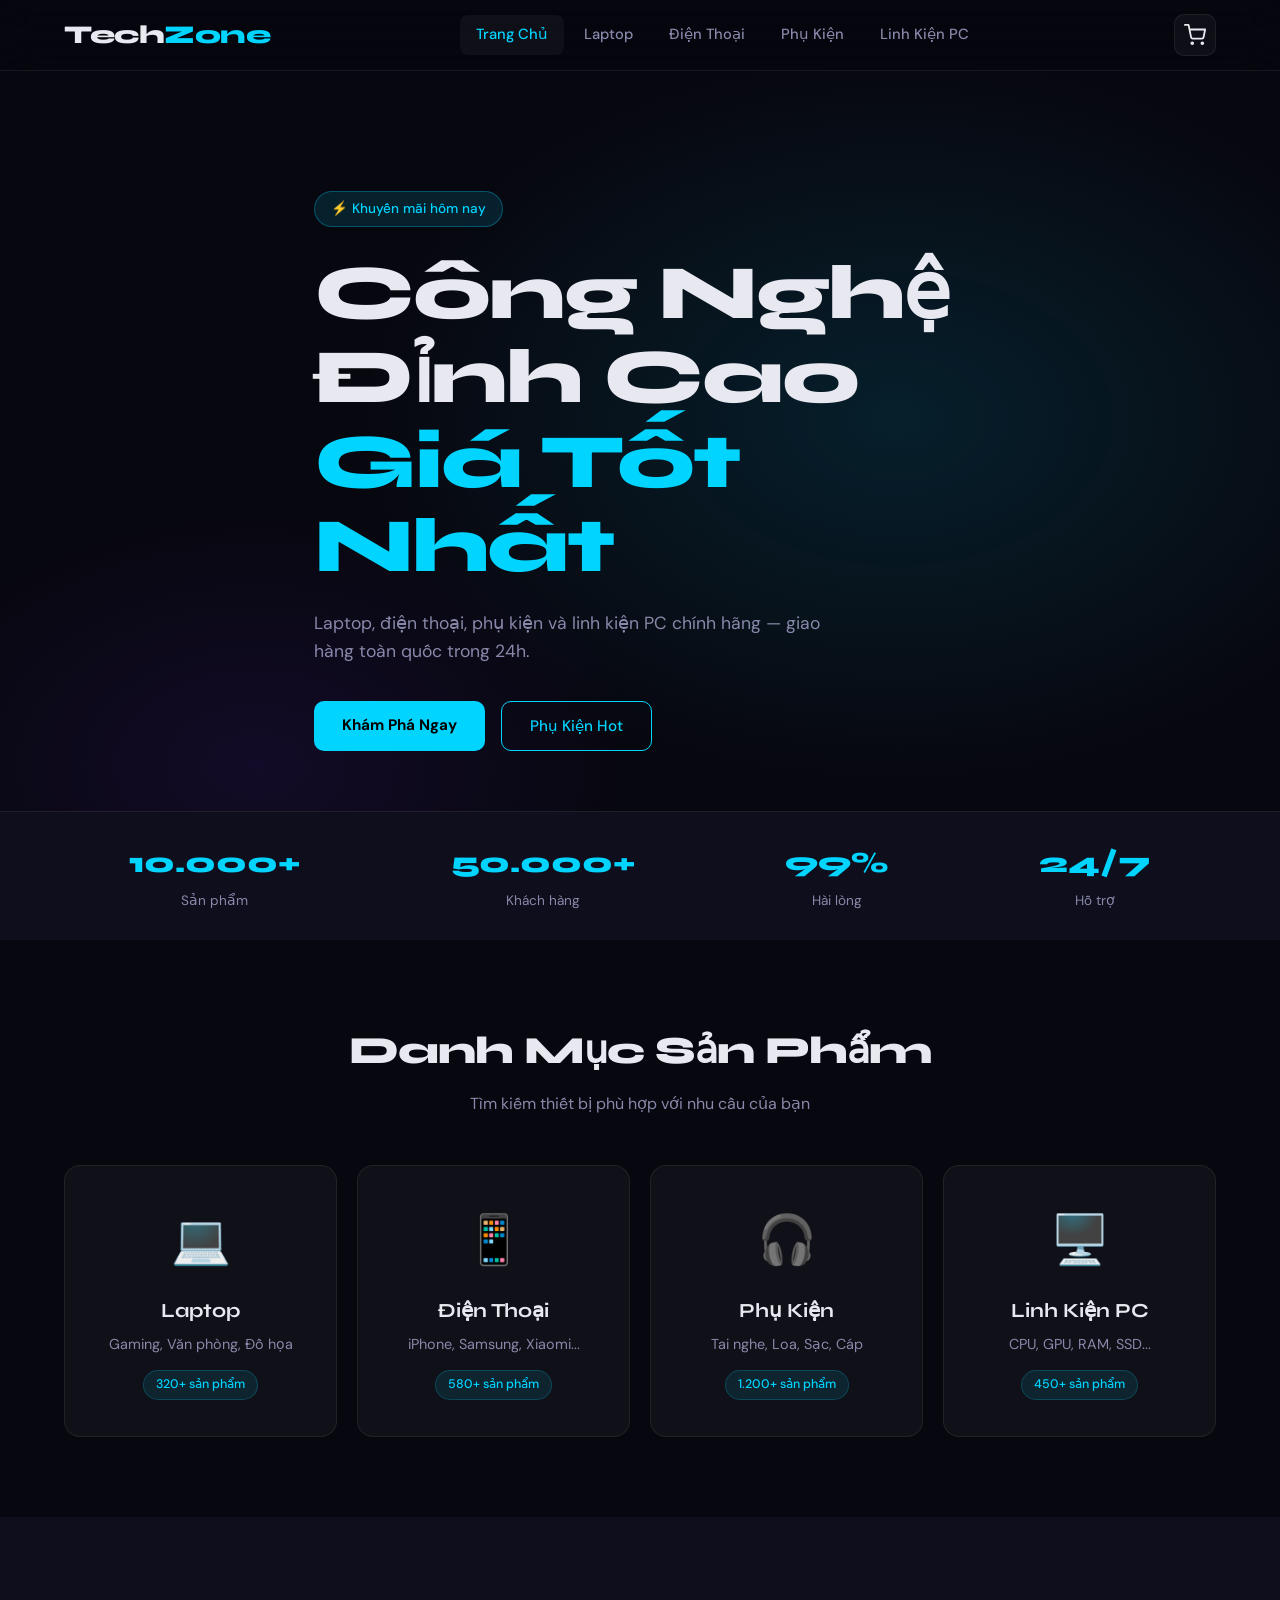
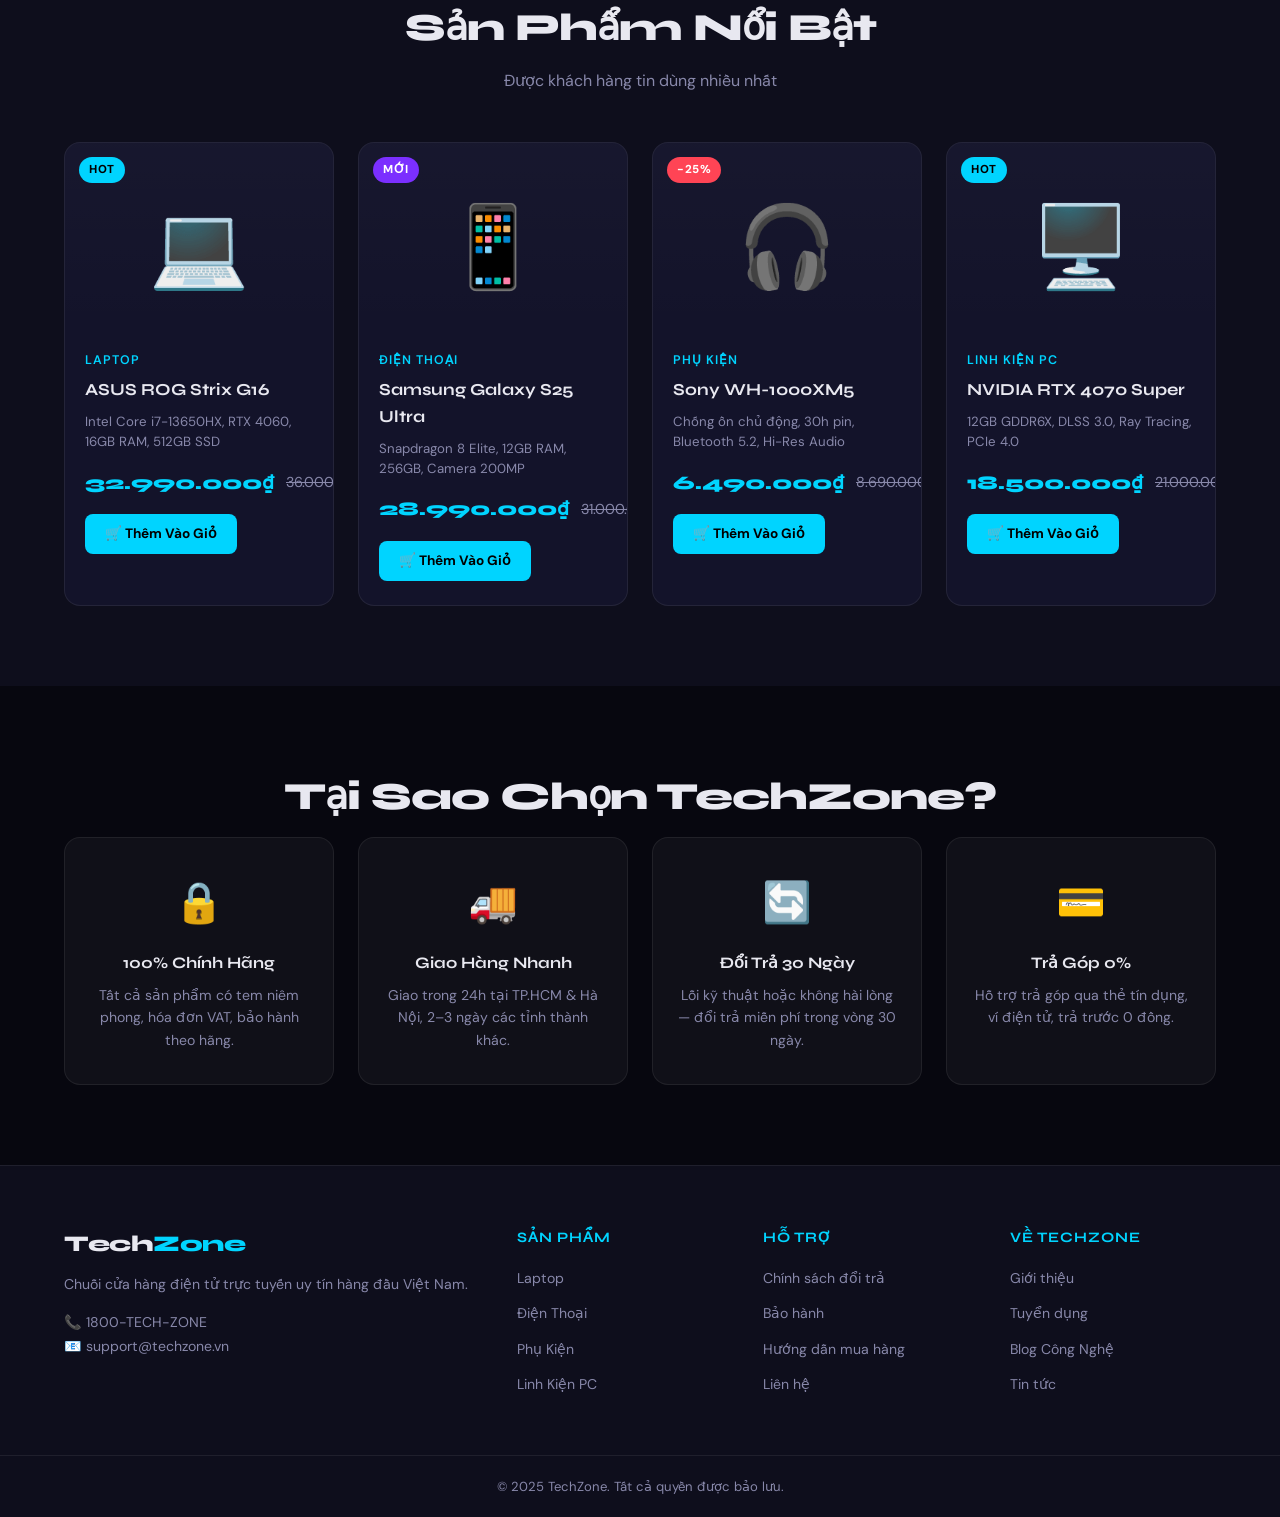
<file: index.html>
<!DOCTYPE html>
<html lang="vi">
<head>
  <meta charset="UTF-8" />
  <meta name="viewport" content="width=device-width, initial-scale=1.0" />
  <title>TechZone – Thiết Bị Điện Tử Chính Hãng | Laptop, Điện Thoại, Phụ Kiện</title>
  <meta name="description" content="TechZone – Cửa hàng điện tử trực tuyến uy tín. Mua laptop, điện thoại, tai nghe, loa, linh kiện PC chính hãng, giá tốt, giao hàng nhanh toàn quốc." />
  <meta name="keywords" content="mua laptop giá rẻ, điện thoại chính hãng, phụ kiện điện tử, linh kiện PC, tai nghe, loa bluetooth, sạc dự phòng" />
  <meta name="robots" content="index, follow" />
  <link rel="canonical" href="https://techzone.com/index.html" />
  <!-- Open Graph -->
  <meta property="og:title" content="TechZone – Thiết Bị Điện Tử Chính Hãng" />
  <meta property="og:description" content="Mua laptop, điện thoại, phụ kiện và linh kiện PC chính hãng tại TechZone." />
  <meta property="og:type" content="website" />
  <link rel="preconnect" href="https://fonts.googleapis.com" />
  <link rel="preconnect" href="https://fonts.gstatic.com" crossorigin />
  <link href="https://fonts.googleapis.com/css2?family=Syne:wght@400;600;700;800&family=DM+Sans:wght@300;400;500&display=swap" rel="stylesheet" />
  <link rel="stylesheet" href="style.css" />
</head>
<body>

  <!-- HEADER -->
  <header class="header">
    <div class="container header-inner">
      <a href="index.html" class="logo">Tech<span>Zone</span></a>
      <nav class="nav" id="nav">
        <a href="index.html" class="nav-link active">Trang Chủ</a>
        <a href="laptop.html" class="nav-link">Laptop</a>
        <a href="dien-thoai.html" class="nav-link">Điện Thoại</a>
        <a href="phu-kien.html" class="nav-link">Phụ Kiện</a>
        <a href="linh-kien-pc.html" class="nav-link">Linh Kiện PC</a>
      </nav>
      <button class="hamburger" id="hamburger" aria-label="Menu">&#9776;</button>
    </div>
  </header>

  <!-- HERO -->
  <section class="hero">
    <div class="hero-bg"></div>
    <div class="container hero-content">
      <p class="hero-tag">⚡ Khuyến mãi hôm nay</p>
      <h1 class="hero-title">Công Nghệ Đỉnh Cao<br /><span>Giá Tốt Nhất</span></h1>
      <p class="hero-sub">Laptop, điện thoại, phụ kiện và linh kiện PC chính hãng — giao hàng toàn quốc trong 24h.</p>
      <div class="hero-cta">
        <a href="laptop.html" class="btn btn-primary">Khám Phá Ngay</a>
        <a href="phu-kien.html" class="btn btn-outline">Phụ Kiện Hot</a>
      </div>
    </div>
    <div class="hero-stats">
      <div class="container stats-row">
        <div class="stat"><span class="stat-num">10.000+</span><span class="stat-label">Sản phẩm</span></div>
        <div class="stat"><span class="stat-num">50.000+</span><span class="stat-label">Khách hàng</span></div>
        <div class="stat"><span class="stat-num">99%</span><span class="stat-label">Hài lòng</span></div>
        <div class="stat"><span class="stat-num">24/7</span><span class="stat-label">Hỗ trợ</span></div>
      </div>
    </div>
  </section>

  <!-- CATEGORIES -->
  <section class="section">
    <div class="container">
      <h2 class="section-title">Danh Mục Sản Phẩm</h2>
      <p class="section-sub">Tìm kiếm thiết bị phù hợp với nhu cầu của bạn</p>
      <div class="categories-grid">
        <a href="laptop.html" class="cat-card cat-laptop">
          <div class="cat-icon">💻</div>
          <h3>Laptop</h3>
          <p>Gaming, Văn phòng, Đồ họa</p>
          <span class="cat-count">320+ sản phẩm</span>
        </a>
        <a href="dien-thoai.html" class="cat-card cat-phone">
          <div class="cat-icon">📱</div>
          <h3>Điện Thoại</h3>
          <p>iPhone, Samsung, Xiaomi...</p>
          <span class="cat-count">580+ sản phẩm</span>
        </a>
        <a href="phu-kien.html" class="cat-card cat-acc">
          <div class="cat-icon">🎧</div>
          <h3>Phụ Kiện</h3>
          <p>Tai nghe, Loa, Sạc, Cáp</p>
          <span class="cat-count">1.200+ sản phẩm</span>
        </a>
        <a href="linh-kien-pc.html" class="cat-card cat-pc">
          <div class="cat-icon">🖥️</div>
          <h3>Linh Kiện PC</h3>
          <p>CPU, GPU, RAM, SSD...</p>
          <span class="cat-count">450+ sản phẩm</span>
        </a>
      </div>
    </div>
  </section>

  <!-- FEATURED PRODUCTS -->
  <section class="section section-dark">
    <div class="container">
      <h2 class="section-title">Sản Phẩm Nổi Bật</h2>
      <p class="section-sub">Được khách hàng tin dùng nhiều nhất</p>
      <div class="products-grid">

        <article class="product-card">
          <div class="product-badge">HOT</div>
          <div class="product-img">💻</div>
          <div class="product-info">
            <p class="product-cat">Laptop</p>
            <h3 class="product-name">ASUS ROG Strix G16</h3>
            <p class="product-desc">Intel Core i7-13650HX, RTX 4060, 16GB RAM, 512GB SSD</p>
            <div class="product-price">
              <span class="price-new">32.990.000₫</span>
              <span class="price-old">36.000.000₫</span>
            </div>
            <a href="#" class="btn btn-sm" data-product-id="idx-rog-g16" data-product-name="ASUS ROG Strix G16" data-product-price="32990000" data-product-cat="Laptop Gaming" data-product-emoji="💻">🛒 Thêm Vào Giỏ</a>
          </div>
        </article>

        <article class="product-card">
          <div class="product-badge new">MỚI</div>
          <div class="product-img">📱</div>
          <div class="product-info">
            <p class="product-cat">Điện Thoại</p>
            <h3 class="product-name">Samsung Galaxy S25 Ultra</h3>
            <p class="product-desc">Snapdragon 8 Elite, 12GB RAM, 256GB, Camera 200MP</p>
            <div class="product-price">
              <span class="price-new">28.990.000₫</span>
              <span class="price-old">31.000.000₫</span>
            </div>
            <a href="#" class="btn btn-sm" data-product-id="idx-s25u" data-product-name="Samsung Galaxy S25 Ultra" data-product-price="28990000" data-product-cat="Điện Thoại" data-product-emoji="📱">🛒 Thêm Vào Giỏ</a>
          </div>
        </article>

        <article class="product-card">
          <div class="product-badge sale">-25%</div>
          <div class="product-img">🎧</div>
          <div class="product-info">
            <p class="product-cat">Phụ Kiện</p>
            <h3 class="product-name">Sony WH-1000XM5</h3>
            <p class="product-desc">Chống ồn chủ động, 30h pin, Bluetooth 5.2, Hi-Res Audio</p>
            <div class="product-price">
              <span class="price-new">6.490.000₫</span>
              <span class="price-old">8.690.000₫</span>
            </div>
            <a href="#" class="btn btn-sm" data-product-id="idx-sony-xm5" data-product-name="Sony WH-1000XM5" data-product-price="6490000" data-product-cat="Tai Nghe" data-product-emoji="🎧">🛒 Thêm Vào Giỏ</a>
          </div>
        </article>

        <article class="product-card">
          <div class="product-badge">HOT</div>
          <div class="product-img">🖥️</div>
          <div class="product-info">
            <p class="product-cat">Linh Kiện PC</p>
            <h3 class="product-name">NVIDIA RTX 4070 Super</h3>
            <p class="product-desc">12GB GDDR6X, DLSS 3.0, Ray Tracing, PCIe 4.0</p>
            <div class="product-price">
              <span class="price-new">18.500.000₫</span>
              <span class="price-old">21.000.000₫</span>
            </div>
            <a href="#" class="btn btn-sm" data-product-id="idx-rtx4070s" data-product-name="NVIDIA RTX 4070 Super" data-product-price="18500000" data-product-cat="GPU" data-product-emoji="🎮">🛒 Thêm Vào Giỏ</a>
          </div>
        </article>

      </div>
    </div>
  </section>

  <!-- WHY US -->
  <section class="section">
    <div class="container">
      <h2 class="section-title">Tại Sao Chọn TechZone?</h2>
      <div class="features-grid">
        <div class="feature">
          <div class="feature-icon">🔒</div>
          <h3>100% Chính Hãng</h3>
          <p>Tất cả sản phẩm có tem niêm phong, hóa đơn VAT, bảo hành theo hãng.</p>
        </div>
        <div class="feature">
          <div class="feature-icon">🚚</div>
          <h3>Giao Hàng Nhanh</h3>
          <p>Giao trong 24h tại TP.HCM & Hà Nội, 2–3 ngày các tỉnh thành khác.</p>
        </div>
        <div class="feature">
          <div class="feature-icon">🔄</div>
          <h3>Đổi Trả 30 Ngày</h3>
          <p>Lỗi kỹ thuật hoặc không hài lòng — đổi trả miễn phí trong vòng 30 ngày.</p>
        </div>
        <div class="feature">
          <div class="feature-icon">💳</div>
          <h3>Trả Góp 0%</h3>
          <p>Hỗ trợ trả góp qua thẻ tín dụng, ví điện tử, trả trước 0 đồng.</p>
        </div>
      </div>
    </div>
  </section>

  <!-- FOOTER -->
  <footer class="footer">
    <div class="container footer-grid">
      <div class="footer-brand">
        <a href="index.html" class="logo">Tech<span>Zone</span></a>
        <p>Chuỗi cửa hàng điện tử trực tuyến uy tín hàng đầu Việt Nam.</p>
        <p class="footer-contact">📞 1800-TECH-ZONE<br />📧 support@techzone.vn</p>
      </div>
      <div class="footer-links">
        <h4>Sản Phẩm</h4>
        <ul>
          <li><a href="laptop.html">Laptop</a></li>
          <li><a href="dien-thoai.html">Điện Thoại</a></li>
          <li><a href="phu-kien.html">Phụ Kiện</a></li>
          <li><a href="linh-kien-pc.html">Linh Kiện PC</a></li>
        </ul>
      </div>
      <div class="footer-links">
        <h4>Hỗ Trợ</h4>
        <ul>
          <li><a href="#">Chính sách đổi trả</a></li>
          <li><a href="#">Bảo hành</a></li>
          <li><a href="#">Hướng dẫn mua hàng</a></li>
          <li><a href="#">Liên hệ</a></li>
        </ul>
      </div>
      <div class="footer-links">
        <h4>Về TechZone</h4>
        <ul>
          <li><a href="#">Giới thiệu</a></li>
          <li><a href="#">Tuyển dụng</a></li>
          <li><a href="blog/top-5-laptop-gaming-tot-nhat-2025.html">Blog Công Nghệ</a></li>
          <li><a href="#">Tin tức</a></li>
        </ul>
      </div>
    </div>
    <div class="footer-bottom">
      <div class="container">
        <p>© 2025 TechZone. Tất cả quyền được bảo lưu.</p>
      </div>
    </div>
  </footer>

  <script src="script.js"></script>
</body>
</html>
</file>
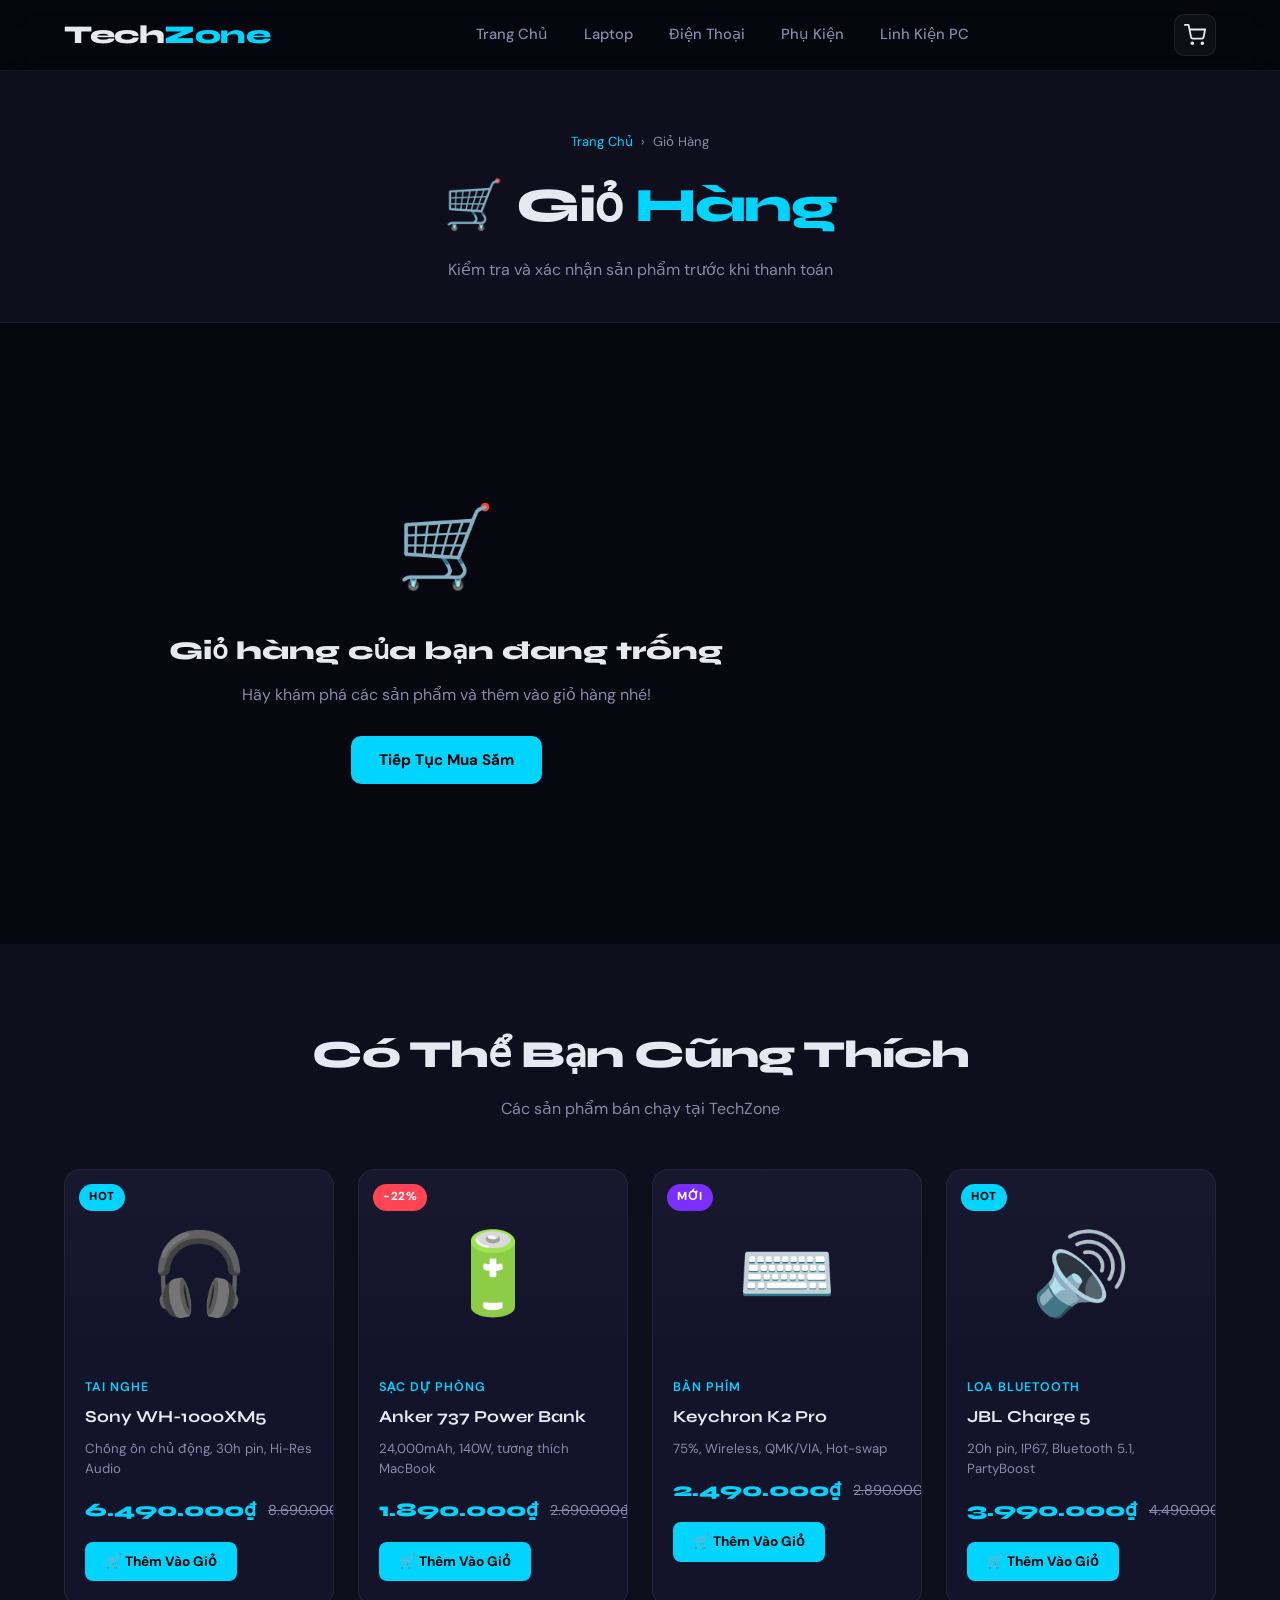
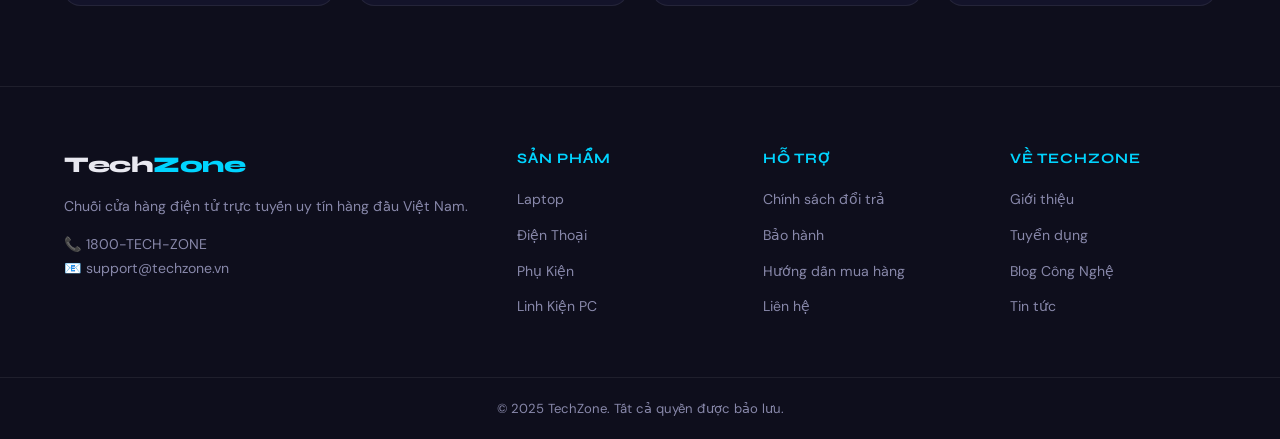
<file: cart.html>
<!DOCTYPE html>
<html lang="vi">
<head>
  <meta charset="UTF-8" />
  <meta name="viewport" content="width=device-width, initial-scale=1.0" />
  <title>Giỏ Hàng – TechZone</title>
  <meta name="robots" content="noindex, nofollow" />
  <link rel="preconnect" href="https://fonts.googleapis.com" />
  <link rel="preconnect" href="https://fonts.gstatic.com" crossorigin />
  <link href="https://fonts.googleapis.com/css2?family=Syne:wght@400;600;700;800&family=DM+Sans:wght@300;400;500&display=swap" rel="stylesheet" />
  <link rel="stylesheet" href="style.css" />
</head>
<body>

  <header class="header">
    <div class="container header-inner">
      <a href="index.html" class="logo">Tech<span>Zone</span></a>
      <nav class="nav" id="nav">
        <a href="index.html" class="nav-link">Trang Chủ</a>
        <a href="laptop.html" class="nav-link">Laptop</a>
        <a href="dien-thoai.html" class="nav-link">Điện Thoại</a>
        <a href="phu-kien.html" class="nav-link">Phụ Kiện</a>
        <a href="linh-kien-pc.html" class="nav-link">Linh Kiện PC</a>
      </nav>
      <button class="hamburger" id="hamburger" aria-label="Menu">&#9776;</button>
    </div>
  </header>

  <section class="page-hero">
    <div class="container">
      <nav class="breadcrumb" aria-label="Breadcrumb">
        <a href="index.html">Trang Chủ</a> › <span>Giỏ Hàng</span>
      </nav>
      <h1>🛒 Giỏ <span>Hàng</span></h1>
      <p>Kiểm tra và xác nhận sản phẩm trước khi thanh toán</p>
    </div>
  </section>

  <section class="section">
    <div class="container">
      <div class="cart-layout">

        <!-- Cart Items -->
        <div>
          <div id="cart-items-container">
            <!-- Rendered by JS -->
          </div>
        </div>

        <!-- Summary -->
        <div id="cart-summary">
          <!-- Rendered by JS -->
        </div>

      </div>
    </div>
  </section>

  <!-- You Might Also Like -->
  <section class="section section-dark">
    <div class="container">
      <h2 class="section-title">Có Thể Bạn Cũng Thích</h2>
      <p class="section-sub">Các sản phẩm bán chạy tại TechZone</p>
      <div class="products-grid">

        <article class="product-card">
          <div class="product-badge">HOT</div>
          <div class="product-img">🎧</div>
          <div class="product-info">
            <p class="product-cat">Tai Nghe</p>
            <h3 class="product-name">Sony WH-1000XM5</h3>
            <p class="product-desc">Chống ồn chủ động, 30h pin, Hi-Res Audio</p>
            <div class="product-price">
              <span class="price-new">6.490.000₫</span>
              <span class="price-old">8.690.000₫</span>
            </div>
            <a href="#" class="btn btn-sm"
               data-product-id="pk-sony-xm5"
               data-product-name="Sony WH-1000XM5"
               data-product-price="6490000"
               data-product-cat="Tai Nghe"
               data-product-emoji="🎧">🛒 Thêm Vào Giỏ</a>
          </div>
        </article>

        <article class="product-card">
          <div class="product-badge sale">-22%</div>
          <div class="product-img">🔋</div>
          <div class="product-info">
            <p class="product-cat">Sạc Dự Phòng</p>
            <h3 class="product-name">Anker 737 Power Bank</h3>
            <p class="product-desc">24,000mAh, 140W, tương thích MacBook</p>
            <div class="product-price">
              <span class="price-new">1.890.000₫</span>
              <span class="price-old">2.690.000₫</span>
            </div>
            <a href="#" class="btn btn-sm"
               data-product-id="pk-anker737"
               data-product-name="Anker 737 Power Bank"
               data-product-price="1890000"
               data-product-cat="Sạc Dự Phòng"
               data-product-emoji="🔋">🛒 Thêm Vào Giỏ</a>
          </div>
        </article>

        <article class="product-card">
          <div class="product-badge new">MỚI</div>
          <div class="product-img">⌨️</div>
          <div class="product-info">
            <p class="product-cat">Bàn Phím</p>
            <h3 class="product-name">Keychron K2 Pro</h3>
            <p class="product-desc">75%, Wireless, QMK/VIA, Hot-swap</p>
            <div class="product-price">
              <span class="price-new">2.490.000₫</span>
              <span class="price-old">2.890.000₫</span>
            </div>
            <a href="#" class="btn btn-sm"
               data-product-id="pk-keychron-k2"
               data-product-name="Keychron K2 Pro"
               data-product-price="2490000"
               data-product-cat="Bàn Phím Cơ"
               data-product-emoji="⌨️">🛒 Thêm Vào Giỏ</a>
          </div>
        </article>

        <article class="product-card">
          <div class="product-badge">HOT</div>
          <div class="product-img">🔊</div>
          <div class="product-info">
            <p class="product-cat">Loa Bluetooth</p>
            <h3 class="product-name">JBL Charge 5</h3>
            <p class="product-desc">20h pin, IP67, Bluetooth 5.1, PartyBoost</p>
            <div class="product-price">
              <span class="price-new">3.990.000₫</span>
              <span class="price-old">4.490.000₫</span>
            </div>
            <a href="#" class="btn btn-sm"
               data-product-id="pk-jbl-c5"
               data-product-name="JBL Charge 5"
               data-product-price="3990000"
               data-product-cat="Loa Bluetooth"
               data-product-emoji="🔊">🛒 Thêm Vào Giỏ</a>
          </div>
        </article>

      </div>
    </div>
  </section>

  <footer class="footer">
    <div class="container footer-grid">
      <div class="footer-brand">
        <a href="index.html" class="logo">Tech<span>Zone</span></a>
        <p>Chuỗi cửa hàng điện tử trực tuyến uy tín hàng đầu Việt Nam.</p>
        <p class="footer-contact">📞 1800-TECH-ZONE<br />📧 support@techzone.vn</p>
      </div>
      <div class="footer-links">
        <h4>Sản Phẩm</h4>
        <ul>
          <li><a href="laptop.html">Laptop</a></li>
          <li><a href="dien-thoai.html">Điện Thoại</a></li>
          <li><a href="phu-kien.html">Phụ Kiện</a></li>
          <li><a href="linh-kien-pc.html">Linh Kiện PC</a></li>
        </ul>
      </div>
      <div class="footer-links">
        <h4>Hỗ Trợ</h4>
        <ul>
          <li><a href="#">Chính sách đổi trả</a></li>
          <li><a href="#">Bảo hành</a></li>
          <li><a href="#">Hướng dẫn mua hàng</a></li>
          <li><a href="#">Liên hệ</a></li>
        </ul>
      </div>
      <div class="footer-links">
        <h4>Về TechZone</h4>
        <ul>
          <li><a href="#">Giới thiệu</a></li>
          <li><a href="#">Tuyển dụng</a></li>
          <li><a href="#">Blog Công Nghệ</a></li>
          <li><a href="#">Tin tức</a></li>
        </ul>
      </div>
    </div>
    <div class="footer-bottom">
      <div class="container"><p>© 2025 TechZone. Tất cả quyền được bảo lưu.</p></div>
    </div>
  </footer>

  <script src="script.js"></script>
</body>
</html>
</file>
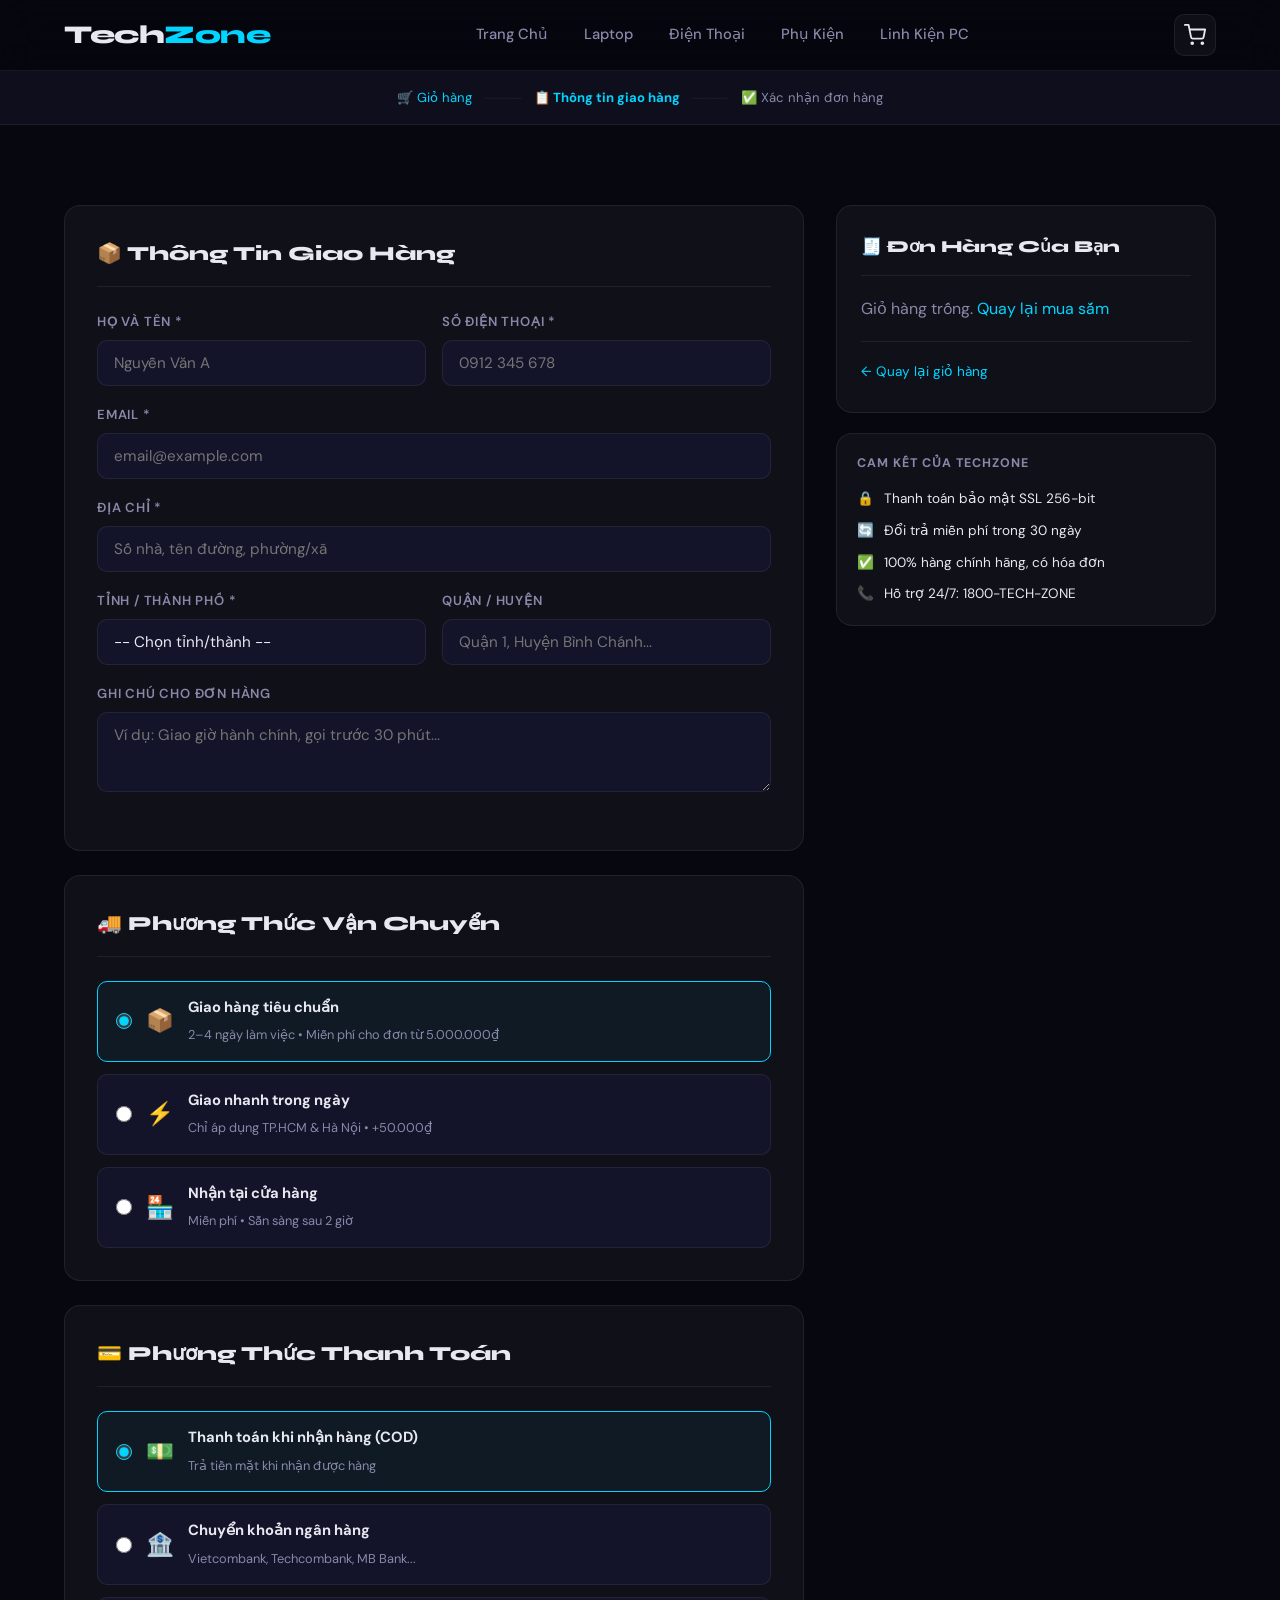
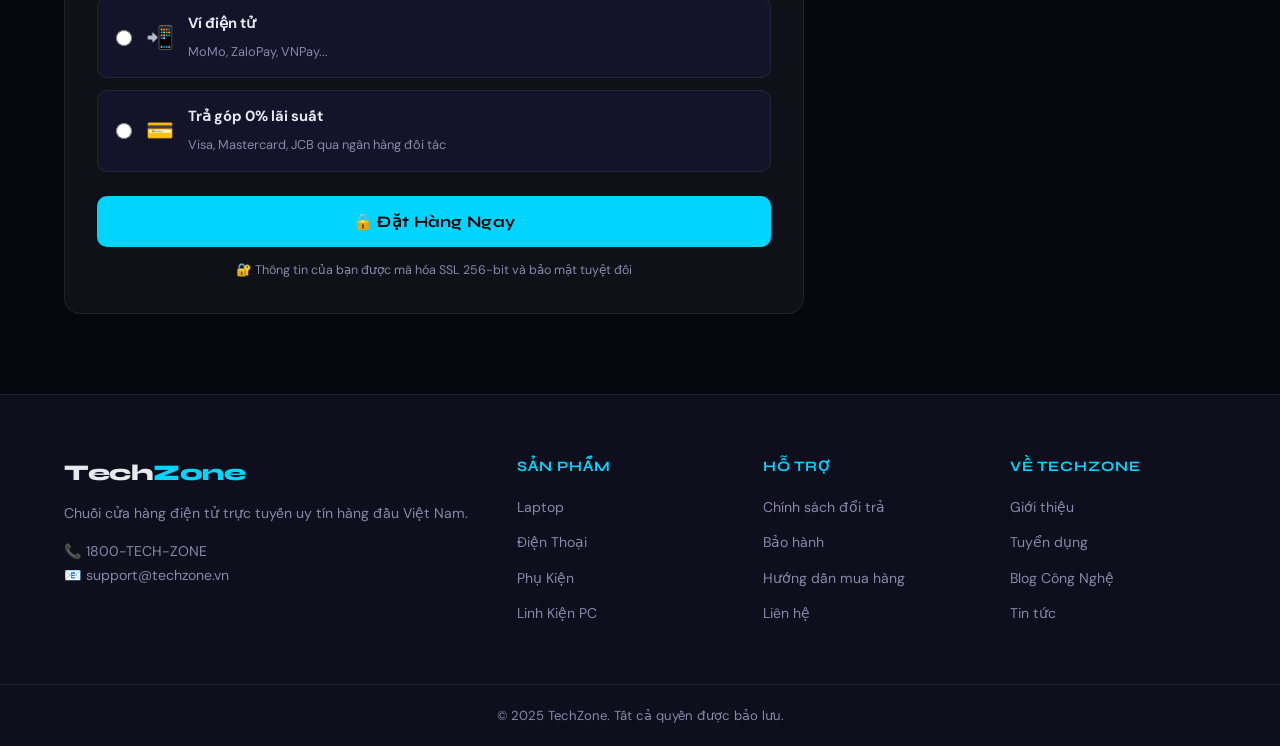
<file: checkout.html>
<!DOCTYPE html>
<html lang="vi">
<head>
  <meta charset="UTF-8" />
  <meta name="viewport" content="width=device-width, initial-scale=1.0" />
  <title>Thanh Toán – TechZone</title>
  <meta name="robots" content="noindex, nofollow" />
  <link rel="preconnect" href="https://fonts.googleapis.com" />
  <link rel="preconnect" href="https://fonts.gstatic.com" crossorigin />
  <link href="https://fonts.googleapis.com/css2?family=Syne:wght@400;600;700;800&family=DM+Sans:wght@300;400;500&display=swap" rel="stylesheet" />
  <link rel="stylesheet" href="style.css" />
</head>
<body>

  <header class="header">
    <div class="container header-inner">
      <a href="index.html" class="logo">Tech<span>Zone</span></a>
      <nav class="nav" id="nav">
        <a href="index.html" class="nav-link">Trang Chủ</a>
        <a href="laptop.html" class="nav-link">Laptop</a>
        <a href="dien-thoai.html" class="nav-link">Điện Thoại</a>
        <a href="phu-kien.html" class="nav-link">Phụ Kiện</a>
        <a href="linh-kien-pc.html" class="nav-link">Linh Kiện PC</a>
      </nav>
      <button class="hamburger" id="hamburger" aria-label="Menu">&#9776;</button>
    </div>
  </header>

  <!-- Checkout Steps -->
  <div style="background:var(--bg2);border-bottom:1px solid var(--border);padding:16px 0;">
    <div class="container">
      <div style="display:flex;align-items:center;gap:0;justify-content:center;font-size:0.82rem;">
        <span style="color:var(--text-muted);">🛒 <a href="cart.html" style="color:var(--accent);">Giỏ hàng</a></span>
        <span style="margin:0 12px;color:var(--border);">────</span>
        <span style="color:var(--accent);font-weight:700;">📋 Thông tin giao hàng</span>
        <span style="margin:0 12px;color:var(--border);">────</span>
        <span style="color:var(--text-muted);">✅ Xác nhận đơn hàng</span>
      </div>
    </div>
  </div>

  <section class="section">
    <div class="container">

      <!-- SUCCESS STATE -->
      <div id="checkout-success" class="checkout-success">
        <div class="success-icon">🎉</div>
        <h2>Đặt Hàng Thành Công!</h2>
        <p>Cảm ơn bạn đã tin tưởng TechZone. Đơn hàng của bạn đang được xử lý và sẽ được giao trong thời gian sớm nhất.</p>
        <div class="order-code" id="order-code-display">TZ-2025-######</div>
        <p style="color:var(--text-muted);font-size:0.85rem;">Mã đơn hàng của bạn. Chúng tôi sẽ gửi xác nhận qua email.</p>
        <a href="index.html" class="btn btn-primary" style="margin-top:8px;">← Tiếp Tục Mua Sắm</a>
      </div>

      <!-- FORM -->
      <div id="checkout-form-wrap">
        <div class="checkout-layout">

          <!-- Left: Form -->
          <div>
            <form id="checkout-form" novalidate>

              <!-- Shipping Info -->
              <div class="checkout-form-card" style="margin-bottom:24px;">
                <h2>📦 Thông Tin Giao Hàng</h2>

                <div class="form-row">
                  <div class="form-group">
                    <label class="form-label" for="co-name">Họ và tên *</label>
                    <input class="co-input" type="text" id="co-name" placeholder="Nguyễn Văn A" autocomplete="name" />
                  </div>
                  <div class="form-group">
                    <label class="form-label" for="co-phone">Số điện thoại *</label>
                    <input class="co-input" type="tel" id="co-phone" placeholder="0912 345 678" autocomplete="tel" />
                  </div>
                </div>

                <div class="form-group">
                  <label class="form-label" for="co-email">Email *</label>
                  <input class="co-input" type="email" id="co-email" placeholder="email@example.com" autocomplete="email" />
                </div>

                <div class="form-group">
                  <label class="form-label" for="co-address">Địa chỉ *</label>
                  <input class="co-input" type="text" id="co-address" placeholder="Số nhà, tên đường, phường/xã" autocomplete="street-address" />
                </div>

                <div class="form-row">
                  <div class="form-group">
                    <label class="form-label" for="co-city">Tỉnh / Thành phố *</label>
                    <select class="co-select" id="co-city" autocomplete="address-level1">
                      <option value="">-- Chọn tỉnh/thành --</option>
                      <option>TP. Hồ Chí Minh</option>
                      <option>Hà Nội</option>
                      <option>Đà Nẵng</option>
                      <option>Cần Thơ</option>
                      <option>Hải Phòng</option>
                      <option>Bình Dương</option>
                      <option>Đồng Nai</option>
                      <option>An Giang</option>
                      <option>Bà Rịa – Vũng Tàu</option>
                      <option>Bắc Giang</option>
                      <option>Bắc Kạn</option>
                      <option>Bắc Liêu</option>
                      <option>Bắc Ninh</option>
                      <option>Bến Tre</option>
                      <option>Bình Định</option>
                      <option>Bình Phước</option>
                      <option>Bình Thuận</option>
                      <option>Cà Mau</option>
                      <option>Cao Bằng</option>
                      <option>Đắk Lắk</option>
                      <option>Đắk Nông</option>
                      <option>Điện Biên</option>
                      <option>Gia Lai</option>
                      <option>Hà Giang</option>
                      <option>Hà Nam</option>
                      <option>Hà Tĩnh</option>
                      <option>Hải Dương</option>
                      <option>Hậu Giang</option>
                      <option>Hòa Bình</option>
                      <option>Hưng Yên</option>
                      <option>Khánh Hòa</option>
                      <option>Kiên Giang</option>
                      <option>Kon Tum</option>
                      <option>Lai Châu</option>
                      <option>Lâm Đồng</option>
                      <option>Lạng Sơn</option>
                      <option>Lào Cai</option>
                      <option>Long An</option>
                      <option>Nam Định</option>
                      <option>Nghệ An</option>
                      <option>Ninh Bình</option>
                      <option>Ninh Thuận</option>
                      <option>Phú Thọ</option>
                      <option>Phú Yên</option>
                      <option>Quảng Bình</option>
                      <option>Quảng Nam</option>
                      <option>Quảng Ngãi</option>
                      <option>Quảng Ninh</option>
                      <option>Quảng Trị</option>
                      <option>Sóc Trăng</option>
                      <option>Sơn La</option>
                      <option>Tây Ninh</option>
                      <option>Thái Bình</option>
                      <option>Thái Nguyên</option>
                      <option>Thanh Hóa</option>
                      <option>Thừa Thiên Huế</option>
                      <option>Tiền Giang</option>
                      <option>Trà Vinh</option>
                      <option>Tuyên Quang</option>
                      <option>Vĩnh Long</option>
                      <option>Vĩnh Phúc</option>
                      <option>Yên Bái</option>
                    </select>
                  </div>
                  <div class="form-group">
                    <label class="form-label" for="co-district">Quận / Huyện</label>
                    <input class="co-input" type="text" id="co-district" placeholder="Quận 1, Huyện Bình Chánh..." />
                  </div>
                </div>

                <div class="form-group">
                  <label class="form-label" for="co-note">Ghi chú cho đơn hàng</label>
                  <textarea class="co-textarea" id="co-note" placeholder="Ví dụ: Giao giờ hành chính, gọi trước 30 phút..."></textarea>
                </div>
              </div>

              <!-- Shipping Method -->
              <div class="checkout-form-card" style="margin-bottom:24px;">
                <h2>🚚 Phương Thức Vận Chuyển</h2>
                <div class="payment-options">
                  <label class="payment-option">
                    <input type="radio" name="shipping" value="standard" checked />
                    <span class="payment-option-icon">📦</span>
                    <div class="payment-option-text">
                      <strong>Giao hàng tiêu chuẩn</strong>
                      <span>2–4 ngày làm việc • Miễn phí cho đơn từ 5.000.000₫</span>
                    </div>
                  </label>
                  <label class="payment-option">
                    <input type="radio" name="shipping" value="express" />
                    <span class="payment-option-icon">⚡</span>
                    <div class="payment-option-text">
                      <strong>Giao nhanh trong ngày</strong>
                      <span>Chỉ áp dụng TP.HCM & Hà Nội • +50.000₫</span>
                    </div>
                  </label>
                  <label class="payment-option">
                    <input type="radio" name="shipping" value="pickup" />
                    <span class="payment-option-icon">🏪</span>
                    <div class="payment-option-text">
                      <strong>Nhận tại cửa hàng</strong>
                      <span>Miễn phí • Sẵn sàng sau 2 giờ</span>
                    </div>
                  </label>
                </div>
              </div>

              <!-- Payment Method -->
              <div class="checkout-form-card">
                <h2>💳 Phương Thức Thanh Toán</h2>
                <div class="payment-options">
                  <label class="payment-option">
                    <input type="radio" name="payment" value="cod" checked />
                    <span class="payment-option-icon">💵</span>
                    <div class="payment-option-text">
                      <strong>Thanh toán khi nhận hàng (COD)</strong>
                      <span>Trả tiền mặt khi nhận được hàng</span>
                    </div>
                  </label>
                  <label class="payment-option">
                    <input type="radio" name="payment" value="bank" />
                    <span class="payment-option-icon">🏦</span>
                    <div class="payment-option-text">
                      <strong>Chuyển khoản ngân hàng</strong>
                      <span>Vietcombank, Techcombank, MB Bank...</span>
                    </div>
                  </label>
                  <label class="payment-option">
                    <input type="radio" name="payment" value="momo" />
                    <span class="payment-option-icon">📲</span>
                    <div class="payment-option-text">
                      <strong>Ví điện tử</strong>
                      <span>MoMo, ZaloPay, VNPay...</span>
                    </div>
                  </label>
                  <label class="payment-option">
                    <input type="radio" name="payment" value="installment" />
                    <span class="payment-option-icon">💳</span>
                    <div class="payment-option-text">
                      <strong>Trả góp 0% lãi suất</strong>
                      <span>Visa, Mastercard, JCB qua ngân hàng đối tác</span>
                    </div>
                  </label>
                </div>

                <button type="submit" class="checkout-submit-btn" style="margin-top:24px;">
                  🔒 Đặt Hàng Ngay
                </button>

                <p style="text-align:center;font-size:0.78rem;color:var(--text-muted);margin-top:14px;">
                  🔐 Thông tin của bạn được mã hóa SSL 256-bit và bảo mật tuyệt đối
                </p>
              </div>

            </form>
          </div>

          <!-- Right: Order Summary -->
          <div>
            <div class="co-summary-card">
              <h3>🧾 Đơn Hàng Của Bạn</h3>
              <div id="checkout-order-summary">
                <!-- Rendered by JS -->
              </div>
              <div style="margin-top:20px;padding-top:16px;border-top:1px solid var(--border);">
                <a href="cart.html" style="color:var(--accent);font-size:0.85rem;">← Quay lại giỏ hàng</a>
              </div>
            </div>

            <!-- Trust Badges -->
            <div style="margin-top:20px;background:var(--card-bg);border:1px solid var(--border);border-radius:var(--radius);padding:20px;">
              <p style="font-size:0.78rem;font-weight:700;text-transform:uppercase;letter-spacing:1px;color:var(--text-muted);margin-bottom:14px;">Cam Kết Của TechZone</p>
              <div style="display:flex;flex-direction:column;gap:10px;">
                <div style="display:flex;align-items:center;gap:10px;font-size:0.85rem;">
                  <span>🔒</span><span>Thanh toán bảo mật SSL 256-bit</span>
                </div>
                <div style="display:flex;align-items:center;gap:10px;font-size:0.85rem;">
                  <span>🔄</span><span>Đổi trả miễn phí trong 30 ngày</span>
                </div>
                <div style="display:flex;align-items:center;gap:10px;font-size:0.85rem;">
                  <span>✅</span><span>100% hàng chính hãng, có hóa đơn</span>
                </div>
                <div style="display:flex;align-items:center;gap:10px;font-size:0.85rem;">
                  <span>📞</span><span>Hỗ trợ 24/7: 1800-TECH-ZONE</span>
                </div>
              </div>
            </div>
          </div>

        </div>
      </div>
    </div>
  </section>

  <footer class="footer">
    <div class="container footer-grid">
      <div class="footer-brand">
        <a href="index.html" class="logo">Tech<span>Zone</span></a>
        <p>Chuỗi cửa hàng điện tử trực tuyến uy tín hàng đầu Việt Nam.</p>
        <p class="footer-contact">📞 1800-TECH-ZONE<br />📧 support@techzone.vn</p>
      </div>
      <div class="footer-links">
        <h4>Sản Phẩm</h4>
        <ul>
          <li><a href="laptop.html">Laptop</a></li>
          <li><a href="dien-thoai.html">Điện Thoại</a></li>
          <li><a href="phu-kien.html">Phụ Kiện</a></li>
          <li><a href="linh-kien-pc.html">Linh Kiện PC</a></li>
        </ul>
      </div>
      <div class="footer-links">
        <h4>Hỗ Trợ</h4>
        <ul>
          <li><a href="#">Chính sách đổi trả</a></li>
          <li><a href="#">Bảo hành</a></li>
          <li><a href="#">Hướng dẫn mua hàng</a></li>
          <li><a href="#">Liên hệ</a></li>
        </ul>
      </div>
      <div class="footer-links">
        <h4>Về TechZone</h4>
        <ul>
          <li><a href="#">Giới thiệu</a></li>
          <li><a href="#">Tuyển dụng</a></li>
          <li><a href="#">Blog Công Nghệ</a></li>
          <li><a href="#">Tin tức</a></li>
        </ul>
      </div>
    </div>
    <div class="footer-bottom">
      <div class="container"><p>© 2025 TechZone. Tất cả quyền được bảo lưu.</p></div>
    </div>
  </footer>

  <script src="script.js"></script>
  <script>
    // Generate random order code on page load
    document.addEventListener('DOMContentLoaded', () => {
      const code = document.getElementById('order-code-display');
      if (code) {
        code.textContent = 'TZ-2025-' + Math.floor(100000 + Math.random() * 900000);
      }
    });
  </script>
</body>
</html>
</file>
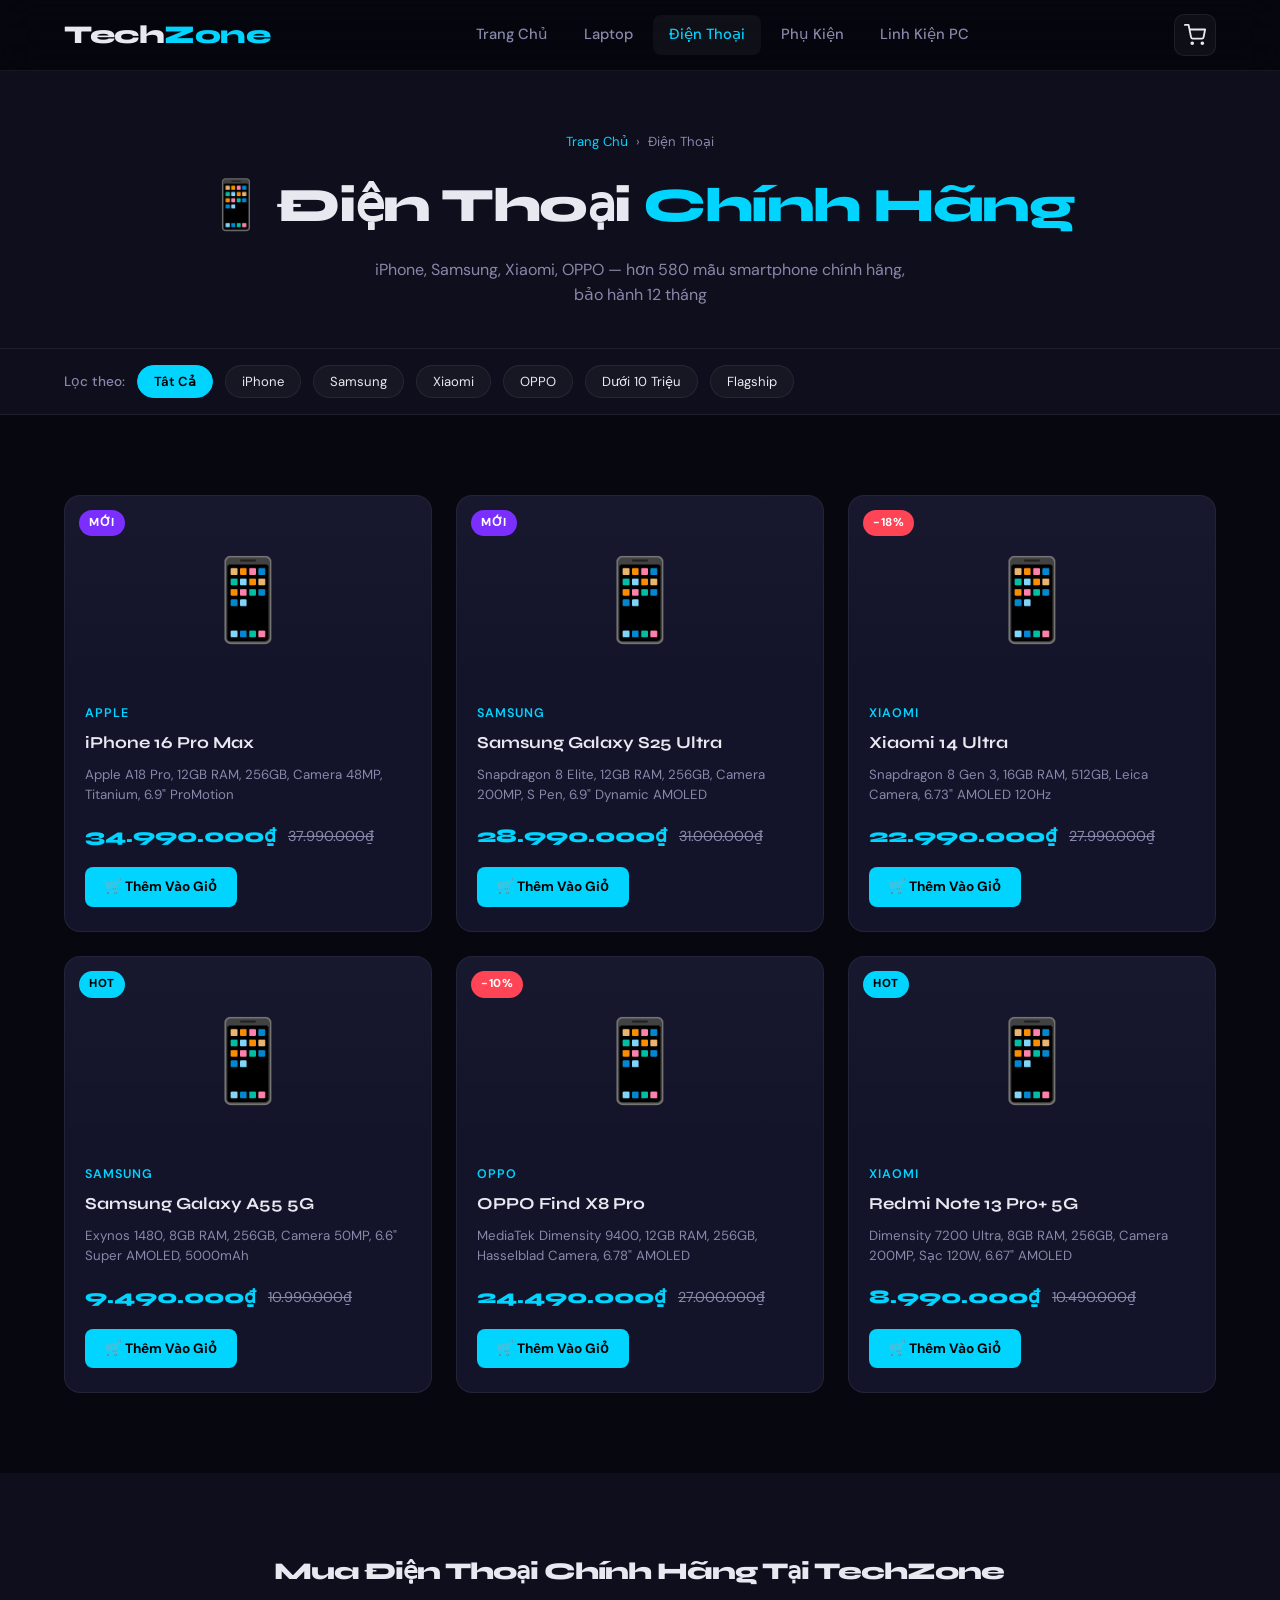
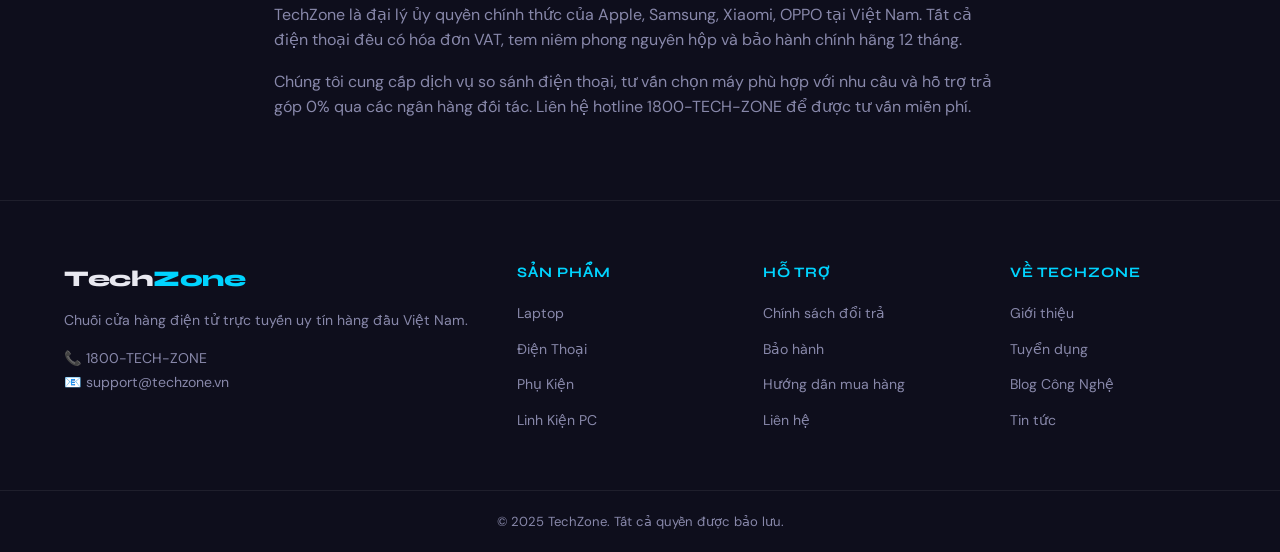
<file: dien-thoai.html>
<!DOCTYPE html>
<html lang="vi">
<head>
  <meta charset="UTF-8" />
  <meta name="viewport" content="width=device-width, initial-scale=1.0" />
  <title>Mua Điện Thoại Chính Hãng – iPhone, Samsung, Xiaomi | TechZone</title>
  <meta name="description" content="Mua điện thoại iPhone, Samsung Galaxy, Xiaomi, OPPO chính hãng, giá tốt nhất tại TechZone. Bảo hành 12 tháng, đổi trả 30 ngày, giao hàng toàn quốc trong 24h." />
  <meta name="keywords" content="mua điện thoại, iPhone 15 Pro Max, Samsung Galaxy S25, Xiaomi 14, OPPO Find X8, điện thoại giá rẻ, điện thoại chính hãng" />
  <meta name="robots" content="index, follow" />
  <link rel="canonical" href="https://techzone.com/dien-thoai.html" />
  <meta property="og:title" content="Điện Thoại Chính Hãng – TechZone" />
  <meta property="og:description" content="iPhone, Samsung, Xiaomi, OPPO chính hãng, giá tốt, bảo hành 12 tháng tại TechZone." />
  <meta property="og:type" content="website" />
  <link rel="preconnect" href="https://fonts.googleapis.com" />
  <link rel="preconnect" href="https://fonts.gstatic.com" crossorigin />
  <link href="https://fonts.googleapis.com/css2?family=Syne:wght@400;600;700;800&family=DM+Sans:wght@300;400;500&display=swap" rel="stylesheet" />
  <link rel="stylesheet" href="style.css" />
</head>
<body>

  <header class="header">
    <div class="container header-inner">
      <a href="index.html" class="logo">Tech<span>Zone</span></a>
      <nav class="nav" id="nav">
        <a href="index.html" class="nav-link">Trang Chủ</a>
        <a href="laptop.html" class="nav-link">Laptop</a>
        <a href="dien-thoai.html" class="nav-link active">Điện Thoại</a>
        <a href="phu-kien.html" class="nav-link">Phụ Kiện</a>
        <a href="linh-kien-pc.html" class="nav-link">Linh Kiện PC</a>
      </nav>
      <button class="hamburger" id="hamburger" aria-label="Menu">&#9776;</button>
    </div>
  </header>

  <section class="page-hero">
    <div class="container">
      <nav class="breadcrumb" aria-label="Breadcrumb">
        <a href="index.html">Trang Chủ</a> › <span>Điện Thoại</span>
      </nav>
      <h1>📱 Điện Thoại <span>Chính Hãng</span></h1>
      <p>iPhone, Samsung, Xiaomi, OPPO — hơn 580 mẫu smartphone chính hãng, bảo hành 12 tháng</p>
    </div>
  </section>

  <div class="filter-bar">
    <div class="container">
      <span class="filter-label">Lọc theo:</span>
      <button class="filter-btn active">Tất Cả</button>
      <button class="filter-btn">iPhone</button>
      <button class="filter-btn">Samsung</button>
      <button class="filter-btn">Xiaomi</button>
      <button class="filter-btn">OPPO</button>
      <button class="filter-btn">Dưới 10 Triệu</button>
      <button class="filter-btn">Flagship</button>
    </div>
  </div>

  <section class="section">
    <div class="container">
      <div class="products-grid-3">

        <article class="product-card">
          <div class="product-badge new">MỚI</div>
          <div class="product-img">📱</div>
          <div class="product-info">
            <p class="product-cat">Apple</p>
            <h2 class="product-name">iPhone 16 Pro Max</h2>
            <p class="product-desc">Apple A18 Pro, 12GB RAM, 256GB, Camera 48MP, Titanium, 6.9" ProMotion</p>
            <div class="product-price">
              <span class="price-new">34.990.000₫</span>
              <span class="price-old">37.990.000₫</span>
            </div>
            <a href="#" class="btn btn-sm" data-product-id="dt-ip16pm" data-product-name="iPhone 16 Pro Max" data-product-price="34990000" data-product-cat="Apple" data-product-emoji="📱">🛒 Thêm Vào Giỏ</a>
          </div>
        </article>

        <article class="product-card">
          <div class="product-badge new">MỚI</div>
          <div class="product-img">📱</div>
          <div class="product-info">
            <p class="product-cat">Samsung</p>
            <h2 class="product-name">Samsung Galaxy S25 Ultra</h2>
            <p class="product-desc">Snapdragon 8 Elite, 12GB RAM, 256GB, Camera 200MP, S Pen, 6.9" Dynamic AMOLED</p>
            <div class="product-price">
              <span class="price-new">28.990.000₫</span>
              <span class="price-old">31.000.000₫</span>
            </div>
            <a href="#" class="btn btn-sm" data-product-id="dt-s25u" data-product-name="Samsung Galaxy S25 Ultra" data-product-price="28990000" data-product-cat="Samsung" data-product-emoji="📱">🛒 Thêm Vào Giỏ</a>
          </div>
        </article>

        <article class="product-card">
          <div class="product-badge sale">-18%</div>
          <div class="product-img">📱</div>
          <div class="product-info">
            <p class="product-cat">Xiaomi</p>
            <h2 class="product-name">Xiaomi 14 Ultra</h2>
            <p class="product-desc">Snapdragon 8 Gen 3, 16GB RAM, 512GB, Leica Camera, 6.73" AMOLED 120Hz</p>
            <div class="product-price">
              <span class="price-new">22.990.000₫</span>
              <span class="price-old">27.990.000₫</span>
            </div>
            <a href="#" class="btn btn-sm" data-product-id="dt-xm14u" data-product-name="Xiaomi 14 Ultra" data-product-price="22990000" data-product-cat="Xiaomi" data-product-emoji="📱">🛒 Thêm Vào Giỏ</a>
          </div>
        </article>

        <article class="product-card">
          <div class="product-badge">HOT</div>
          <div class="product-img">📱</div>
          <div class="product-info">
            <p class="product-cat">Samsung</p>
            <h2 class="product-name">Samsung Galaxy A55 5G</h2>
            <p class="product-desc">Exynos 1480, 8GB RAM, 256GB, Camera 50MP, 6.6" Super AMOLED, 5000mAh</p>
            <div class="product-price">
              <span class="price-new">9.490.000₫</span>
              <span class="price-old">10.990.000₫</span>
            </div>
            <a href="#" class="btn btn-sm" data-product-id="dt-a55" data-product-name="Samsung Galaxy A55 5G" data-product-price="9490000" data-product-cat="Samsung" data-product-emoji="📱">🛒 Thêm Vào Giỏ</a>
          </div>
        </article>

        <article class="product-card">
          <div class="product-badge sale">-10%</div>
          <div class="product-img">📱</div>
          <div class="product-info">
            <p class="product-cat">OPPO</p>
            <h2 class="product-name">OPPO Find X8 Pro</h2>
            <p class="product-desc">MediaTek Dimensity 9400, 12GB RAM, 256GB, Hasselblad Camera, 6.78" AMOLED</p>
            <div class="product-price">
              <span class="price-new">24.490.000₫</span>
              <span class="price-old">27.000.000₫</span>
            </div>
            <a href="#" class="btn btn-sm" data-product-id="dt-oppo-x8p" data-product-name="OPPO Find X8 Pro" data-product-price="24490000" data-product-cat="OPPO" data-product-emoji="📱">🛒 Thêm Vào Giỏ</a>
          </div>
        </article>

        <article class="product-card">
          <div class="product-badge">HOT</div>
          <div class="product-img">📱</div>
          <div class="product-info">
            <p class="product-cat">Xiaomi</p>
            <h2 class="product-name">Redmi Note 13 Pro+ 5G</h2>
            <p class="product-desc">Dimensity 7200 Ultra, 8GB RAM, 256GB, Camera 200MP, Sạc 120W, 6.67" AMOLED</p>
            <div class="product-price">
              <span class="price-new">8.990.000₫</span>
              <span class="price-old">10.490.000₫</span>
            </div>
            <a href="#" class="btn btn-sm" data-product-id="dt-rn13pp" data-product-name="Redmi Note 13 Pro+ 5G" data-product-price="8990000" data-product-cat="Xiaomi" data-product-emoji="📱">🛒 Thêm Vào Giỏ</a>
          </div>
        </article>

      </div>
    </div>
  </section>

  <section class="section section-dark">
    <div class="container" style="max-width:780px">
      <h2 class="section-title" style="text-align:left;font-size:1.5rem;">Mua Điện Thoại Chính Hãng Tại TechZone</h2>
      <p style="color:var(--text-muted);margin-bottom:16px;">TechZone là đại lý ủy quyền chính thức của Apple, Samsung, Xiaomi, OPPO tại Việt Nam. Tất cả điện thoại đều có hóa đơn VAT, tem niêm phong nguyên hộp và bảo hành chính hãng 12 tháng.</p>
      <p style="color:var(--text-muted);">Chúng tôi cung cấp dịch vụ so sánh điện thoại, tư vấn chọn máy phù hợp với nhu cầu và hỗ trợ trả góp 0% qua các ngân hàng đối tác. Liên hệ hotline 1800-TECH-ZONE để được tư vấn miễn phí.</p>
    </div>
  </section>

  <footer class="footer">
    <div class="container footer-grid">
      <div class="footer-brand">
        <a href="index.html" class="logo">Tech<span>Zone</span></a>
        <p>Chuỗi cửa hàng điện tử trực tuyến uy tín hàng đầu Việt Nam.</p>
        <p class="footer-contact">📞 1800-TECH-ZONE<br />📧 support@techzone.vn</p>
      </div>
      <div class="footer-links">
        <h4>Sản Phẩm</h4>
        <ul>
          <li><a href="laptop.html">Laptop</a></li>
          <li><a href="dien-thoai.html">Điện Thoại</a></li>
          <li><a href="phu-kien.html">Phụ Kiện</a></li>
          <li><a href="linh-kien-pc.html">Linh Kiện PC</a></li>
        </ul>
      </div>
      <div class="footer-links">
        <h4>Hỗ Trợ</h4>
        <ul>
          <li><a href="#">Chính sách đổi trả</a></li>
          <li><a href="#">Bảo hành</a></li>
          <li><a href="#">Hướng dẫn mua hàng</a></li>
          <li><a href="#">Liên hệ</a></li>
        </ul>
      </div>
      <div class="footer-links">
        <h4>Về TechZone</h4>
        <ul>
          <li><a href="#">Giới thiệu</a></li>
          <li><a href="#">Tuyển dụng</a></li>
          <li><a href="#">Blog Công Nghệ</a></li>
          <li><a href="#">Tin tức</a></li>
        </ul>
      </div>
    </div>
    <div class="footer-bottom">
      <div class="container"><p>© 2025 TechZone. Tất cả quyền được bảo lưu.</p></div>
    </div>
  </footer>

  <script src="script.js"></script>
</body>
</html>
</file>
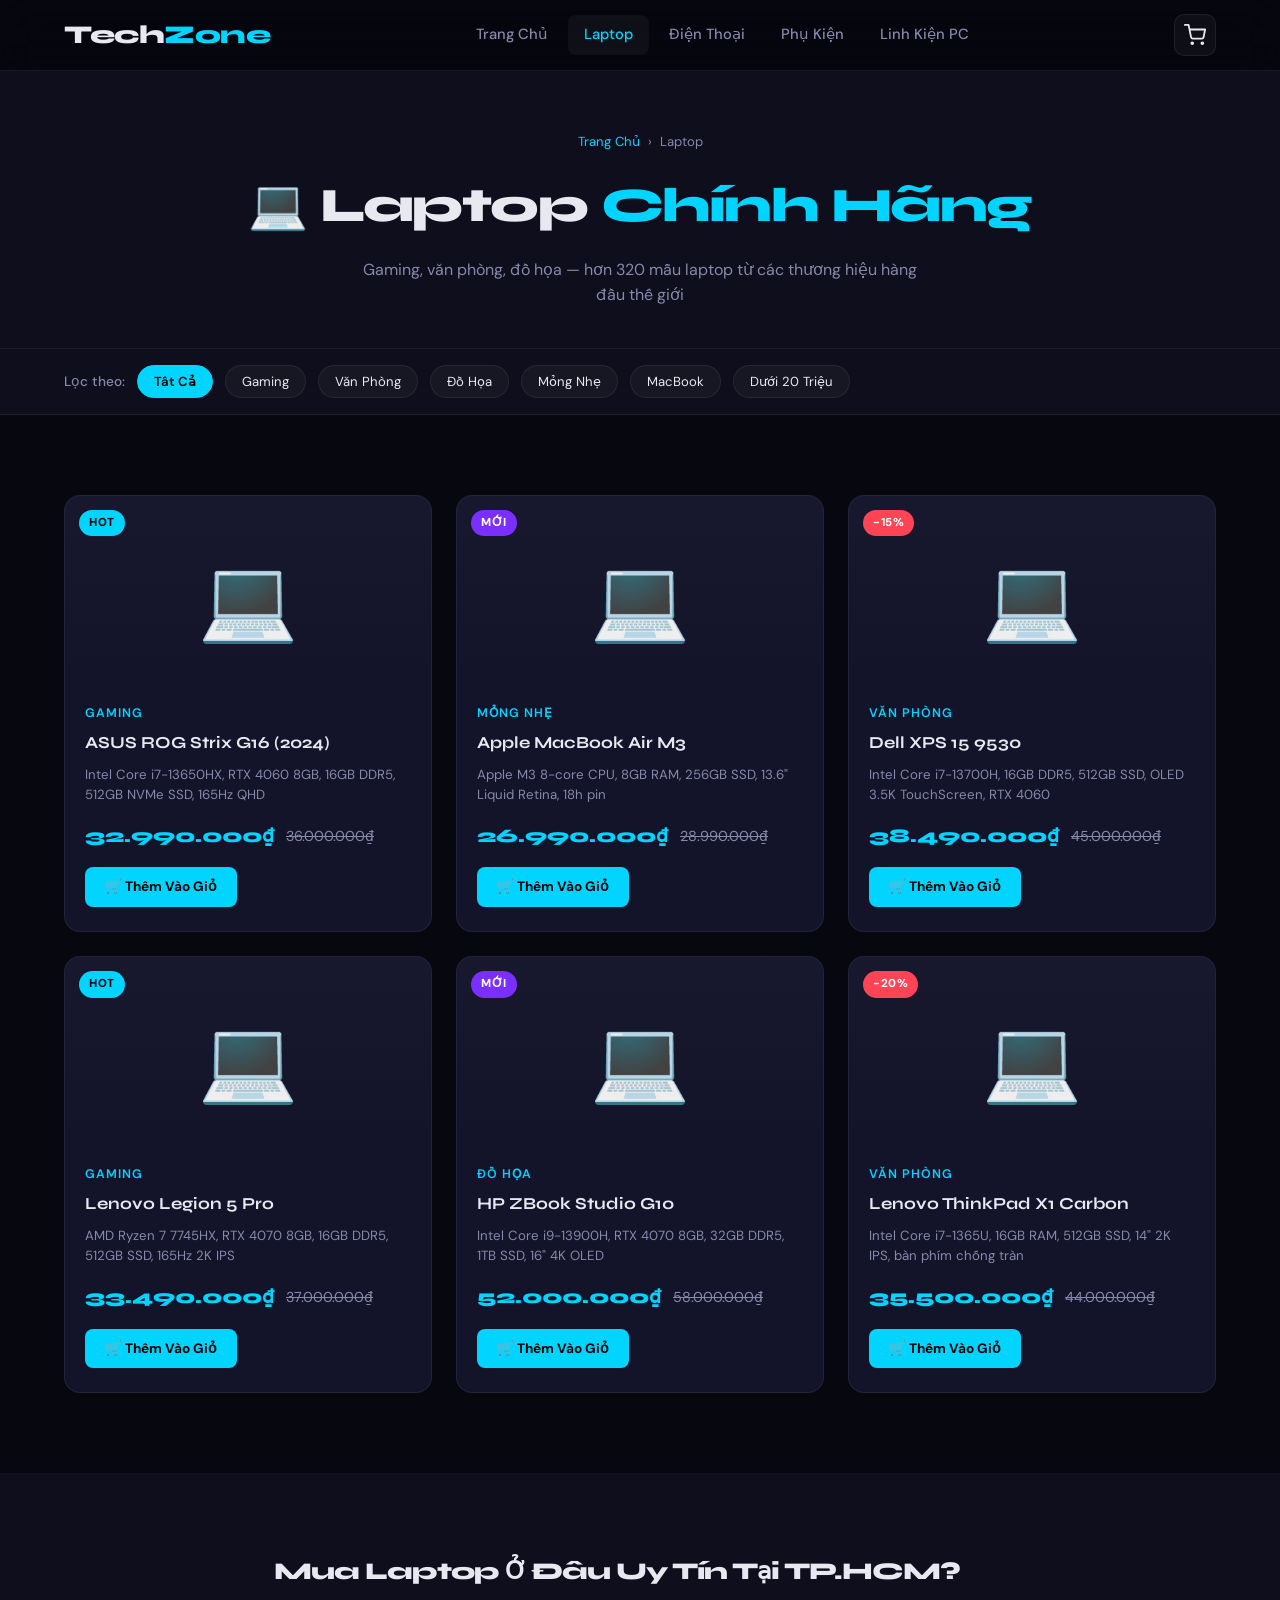
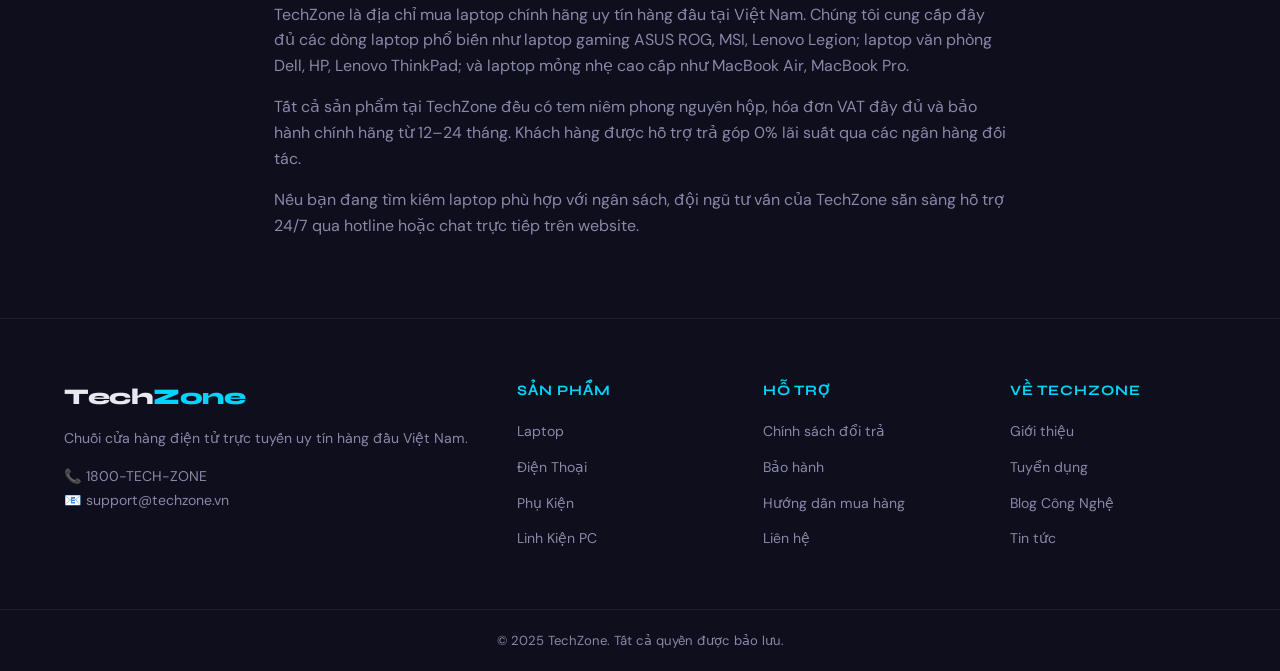
<file: laptop.html>
<!DOCTYPE html>
<html lang="vi">
<head>
  <meta charset="UTF-8" />
  <meta name="viewport" content="width=device-width, initial-scale=1.0" />
  <title>Mua Laptop Giá Rẻ Chính Hãng – Gaming, Văn Phòng | TechZone</title>
  <meta name="description" content="Mua laptop gaming, văn phòng, đồ họa chính hãng giá tốt tại TechZone. ASUS ROG, Dell XPS, MacBook, Lenovo ThinkPad — bảo hành 24 tháng, giao hàng toàn quốc." />
  <meta name="keywords" content="mua laptop, laptop gaming giá rẻ, laptop văn phòng, ASUS ROG, Dell XPS, MacBook, Lenovo ThinkPad, HP Spectre" />
  <meta name="robots" content="index, follow" />
  <link rel="canonical" href="https://techzone.com/laptop.html" />
  <meta property="og:title" content="Laptop Chính Hãng – TechZone" />
  <meta property="og:description" content="Hàng trăm mẫu laptop gaming, văn phòng, đồ họa — chính hãng, bảo hành 24 tháng." />
  <meta property="og:type" content="website" />
  <link rel="preconnect" href="https://fonts.googleapis.com" />
  <link rel="preconnect" href="https://fonts.gstatic.com" crossorigin />
  <link href="https://fonts.googleapis.com/css2?family=Syne:wght@400;600;700;800&family=DM+Sans:wght@300;400;500&display=swap" rel="stylesheet" />
  <link rel="stylesheet" href="style.css" />
</head>
<body>

  <header class="header">
    <div class="container header-inner">
      <a href="index.html" class="logo">Tech<span>Zone</span></a>
      <nav class="nav" id="nav">
        <a href="index.html" class="nav-link">Trang Chủ</a>
        <a href="laptop.html" class="nav-link active">Laptop</a>
        <a href="dien-thoai.html" class="nav-link">Điện Thoại</a>
        <a href="phu-kien.html" class="nav-link">Phụ Kiện</a>
        <a href="linh-kien-pc.html" class="nav-link">Linh Kiện PC</a>
      </nav>
      <button class="hamburger" id="hamburger" aria-label="Menu">&#9776;</button>
    </div>
  </header>

  <section class="page-hero">
    <div class="container">
      <nav class="breadcrumb" aria-label="Breadcrumb">
        <a href="index.html">Trang Chủ</a> › <span>Laptop</span>
      </nav>
      <h1>💻 Laptop <span>Chính Hãng</span></h1>
      <p>Gaming, văn phòng, đồ họa — hơn 320 mẫu laptop từ các thương hiệu hàng đầu thế giới</p>
    </div>
  </section>

  <div class="filter-bar">
    <div class="container">
      <span class="filter-label">Lọc theo:</span>
      <button class="filter-btn active">Tất Cả</button>
      <button class="filter-btn">Gaming</button>
      <button class="filter-btn">Văn Phòng</button>
      <button class="filter-btn">Đồ Họa</button>
      <button class="filter-btn">Mỏng Nhẹ</button>
      <button class="filter-btn">MacBook</button>
      <button class="filter-btn">Dưới 20 Triệu</button>
    </div>
  </div>

  <section class="section">
    <div class="container">
      <div class="products-grid-3">

        <article class="product-card">
          <div class="product-badge">HOT</div>
          <div class="product-img">💻</div>
          <div class="product-info">
            <p class="product-cat">Gaming</p>
            <h2 class="product-name">ASUS ROG Strix G16 (2024)</h2>
            <p class="product-desc">Intel Core i7-13650HX, RTX 4060 8GB, 16GB DDR5, 512GB NVMe SSD, 165Hz QHD</p>
            <div class="product-price">
              <span class="price-new">32.990.000₫</span>
              <span class="price-old">36.000.000₫</span>
            </div>
            <a href="#" class="btn btn-sm" data-product-id="lp-rog-g16" data-product-name="ASUS ROG Strix G16" data-product-price="32990000" data-product-cat="Laptop Gaming" data-product-emoji="💻">🛒 Thêm Vào Giỏ</a>
          </div>
        </article>

        <article class="product-card">
          <div class="product-badge new">MỚI</div>
          <div class="product-img">💻</div>
          <div class="product-info">
            <p class="product-cat">Mỏng Nhẹ</p>
            <h2 class="product-name">Apple MacBook Air M3</h2>
            <p class="product-desc">Apple M3 8-core CPU, 8GB RAM, 256GB SSD, 13.6" Liquid Retina, 18h pin</p>
            <div class="product-price">
              <span class="price-new">26.990.000₫</span>
              <span class="price-old">28.990.000₫</span>
            </div>
            <a href="#" class="btn btn-sm" data-product-id="lp-macbook-m3" data-product-name="Apple MacBook Air M3" data-product-price="26990000" data-product-cat="Laptop" data-product-emoji="💻">🛒 Thêm Vào Giỏ</a>
          </div>
        </article>

        <article class="product-card">
          <div class="product-badge sale">-15%</div>
          <div class="product-img">💻</div>
          <div class="product-info">
            <p class="product-cat">Văn Phòng</p>
            <h2 class="product-name">Dell XPS 15 9530</h2>
            <p class="product-desc">Intel Core i7-13700H, 16GB DDR5, 512GB SSD, OLED 3.5K TouchScreen, RTX 4060</p>
            <div class="product-price">
              <span class="price-new">38.490.000₫</span>
              <span class="price-old">45.000.000₫</span>
            </div>
            <a href="#" class="btn btn-sm" data-product-id="lp-dell-xps15" data-product-name="Dell XPS 15 9530" data-product-price="38490000" data-product-cat="Laptop" data-product-emoji="💻">🛒 Thêm Vào Giỏ</a>
          </div>
        </article>

        <article class="product-card">
          <div class="product-badge">HOT</div>
          <div class="product-img">💻</div>
          <div class="product-info">
            <p class="product-cat">Gaming</p>
            <h2 class="product-name">Lenovo Legion 5 Pro</h2>
            <p class="product-desc">AMD Ryzen 7 7745HX, RTX 4070 8GB, 16GB DDR5, 512GB SSD, 165Hz 2K IPS</p>
            <div class="product-price">
              <span class="price-new">33.490.000₫</span>
              <span class="price-old">37.000.000₫</span>
            </div>
            <a href="#" class="btn btn-sm" data-product-id="lp-legion5pro" data-product-name="Lenovo Legion 5 Pro" data-product-price="33490000" data-product-cat="Laptop Gaming" data-product-emoji="💻">🛒 Thêm Vào Giỏ</a>
          </div>
        </article>

        <article class="product-card">
          <div class="product-badge new">MỚI</div>
          <div class="product-img">💻</div>
          <div class="product-info">
            <p class="product-cat">Đồ Họa</p>
            <h2 class="product-name">HP ZBook Studio G10</h2>
            <p class="product-desc">Intel Core i9-13900H, RTX 4070 8GB, 32GB DDR5, 1TB SSD, 16" 4K OLED</p>
            <div class="product-price">
              <span class="price-new">52.000.000₫</span>
              <span class="price-old">58.000.000₫</span>
            </div>
            <a href="#" class="btn btn-sm" data-product-id="lp-hp-zbook" data-product-name="HP ZBook Studio G10" data-product-price="52000000" data-product-cat="Laptop Đồ Họa" data-product-emoji="💻">🛒 Thêm Vào Giỏ</a>
          </div>
        </article>

        <article class="product-card">
          <div class="product-badge sale">-20%</div>
          <div class="product-img">💻</div>
          <div class="product-info">
            <p class="product-cat">Văn Phòng</p>
            <h2 class="product-name">Lenovo ThinkPad X1 Carbon</h2>
            <p class="product-desc">Intel Core i7-1365U, 16GB RAM, 512GB SSD, 14" 2K IPS, bàn phím chống tràn</p>
            <div class="product-price">
              <span class="price-new">35.500.000₫</span>
              <span class="price-old">44.000.000₫</span>
            </div>
            <a href="#" class="btn btn-sm" data-product-id="lp-x1carbon" data-product-name="Lenovo ThinkPad X1 Carbon" data-product-price="35500000" data-product-cat="Laptop" data-product-emoji="💻">🛒 Thêm Vào Giỏ</a>
          </div>
        </article>

      </div>
    </div>
  </section>

  <!-- SEO Content Block -->
  <section class="section section-dark">
    <div class="container" style="max-width:780px">
      <h2 class="section-title" style="text-align:left;font-size:1.5rem;">Mua Laptop Ở Đâu Uy Tín Tại TP.HCM?</h2>
      <p style="color:var(--text-muted);margin-bottom:16px;">TechZone là địa chỉ mua laptop chính hãng uy tín hàng đầu tại Việt Nam. Chúng tôi cung cấp đầy đủ các dòng laptop phổ biến như laptop gaming ASUS ROG, MSI, Lenovo Legion; laptop văn phòng Dell, HP, Lenovo ThinkPad; và laptop mỏng nhẹ cao cấp như MacBook Air, MacBook Pro.</p>
      <p style="color:var(--text-muted);margin-bottom:16px;">Tất cả sản phẩm tại TechZone đều có tem niêm phong nguyên hộp, hóa đơn VAT đầy đủ và bảo hành chính hãng từ 12–24 tháng. Khách hàng được hỗ trợ trả góp 0% lãi suất qua các ngân hàng đối tác.</p>
      <p style="color:var(--text-muted);">Nếu bạn đang tìm kiếm laptop phù hợp với ngân sách, đội ngũ tư vấn của TechZone sẵn sàng hỗ trợ 24/7 qua hotline hoặc chat trực tiếp trên website.</p>
    </div>
  </section>

  <footer class="footer">
    <div class="container footer-grid">
      <div class="footer-brand">
        <a href="index.html" class="logo">Tech<span>Zone</span></a>
        <p>Chuỗi cửa hàng điện tử trực tuyến uy tín hàng đầu Việt Nam.</p>
        <p class="footer-contact">📞 1800-TECH-ZONE<br />📧 support@techzone.vn</p>
      </div>
      <div class="footer-links">
        <h4>Sản Phẩm</h4>
        <ul>
          <li><a href="laptop.html">Laptop</a></li>
          <li><a href="dien-thoai.html">Điện Thoại</a></li>
          <li><a href="phu-kien.html">Phụ Kiện</a></li>
          <li><a href="linh-kien-pc.html">Linh Kiện PC</a></li>
        </ul>
      </div>
      <div class="footer-links">
        <h4>Hỗ Trợ</h4>
        <ul>
          <li><a href="#">Chính sách đổi trả</a></li>
          <li><a href="#">Bảo hành</a></li>
          <li><a href="#">Hướng dẫn mua hàng</a></li>
          <li><a href="#">Liên hệ</a></li>
        </ul>
      </div>
      <div class="footer-links">
        <h4>Về TechZone</h4>
        <ul>
          <li><a href="#">Giới thiệu</a></li>
          <li><a href="#">Tuyển dụng</a></li>
          <li><a href="#">Blog Công Nghệ</a></li>
          <li><a href="#">Tin tức</a></li>
        </ul>
      </div>
    </div>
    <div class="footer-bottom">
      <div class="container"><p>© 2025 TechZone. Tất cả quyền được bảo lưu.</p></div>
    </div>
  </footer>

  <script src="script.js"></script>
</body>
</html>
</file>
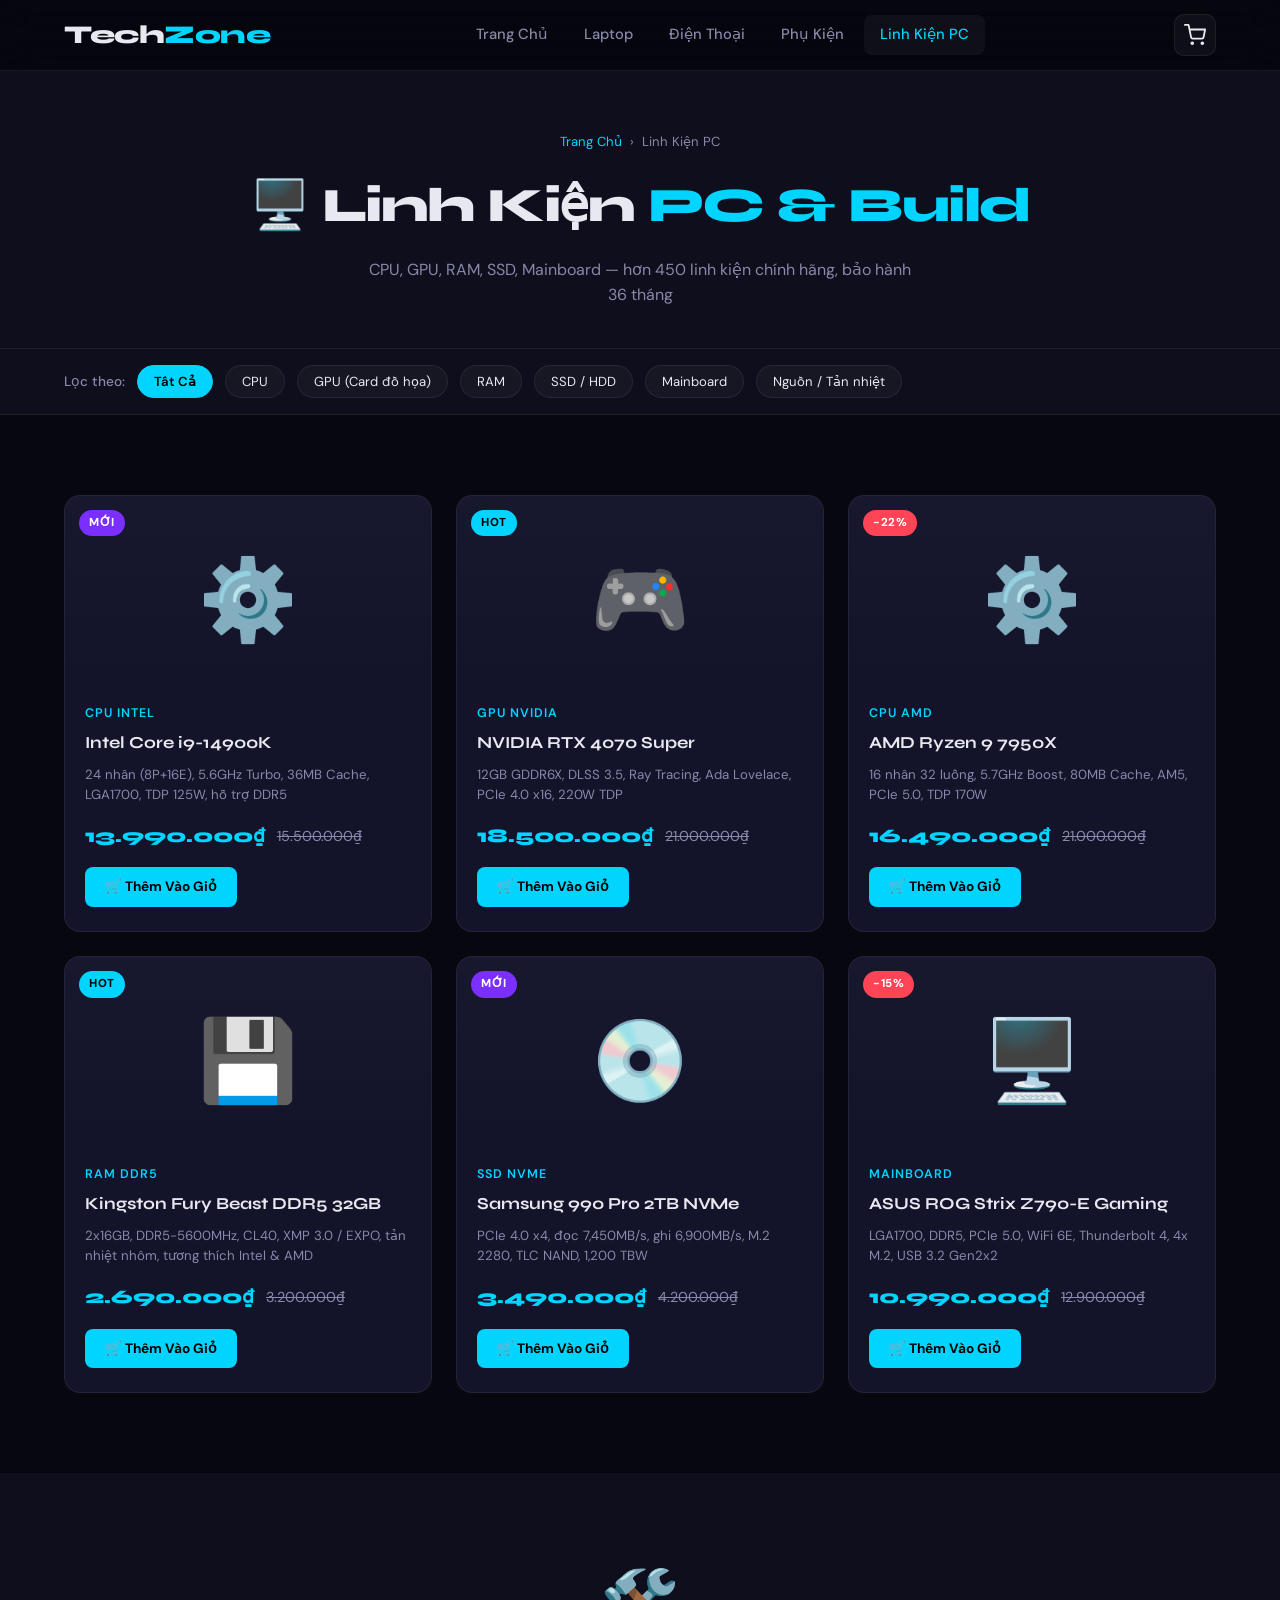
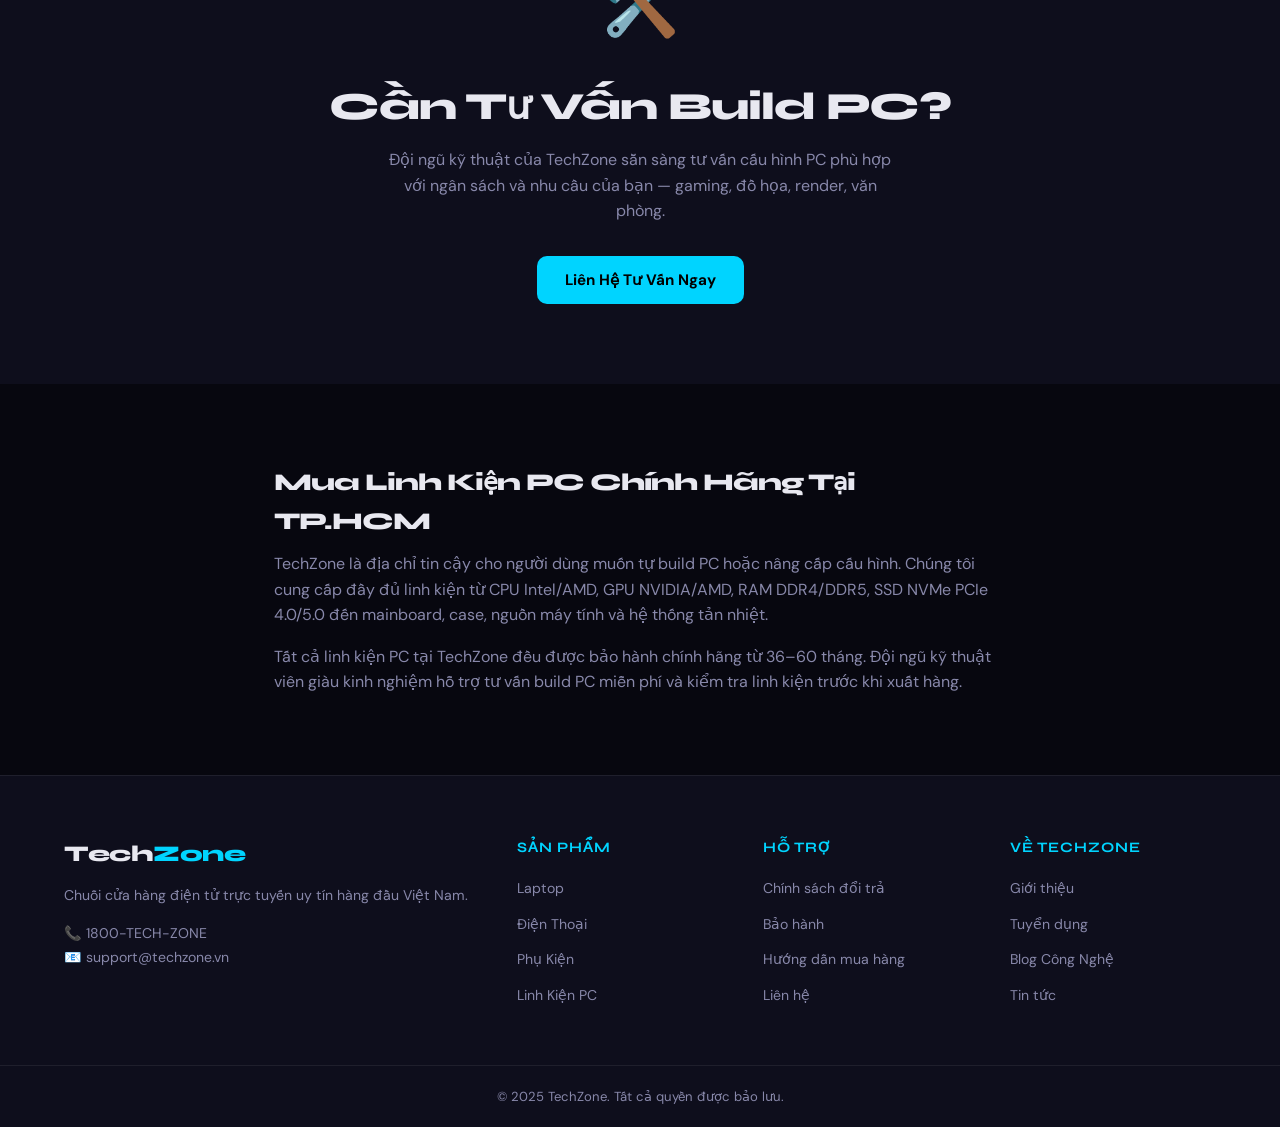
<file: linh-kien-pc.html>
<!DOCTYPE html>
<html lang="vi">
<head>
  <meta charset="UTF-8" />
  <meta name="viewport" content="width=device-width, initial-scale=1.0" />
  <title>Linh Kiện PC – CPU, GPU, RAM, SSD, Mainboard Chính Hãng | TechZone</title>
  <meta name="description" content="Mua linh kiện PC chính hãng: CPU Intel/AMD, GPU NVIDIA/AMD, RAM, SSD NVMe, mainboard, case, nguồn tại TechZone. Giá tốt, bảo hành 36 tháng, giao hàng nhanh." />
  <meta name="keywords" content="linh kiện PC, CPU Intel Core i7, AMD Ryzen 7, GPU RTX 4070, RX 7800 XT, RAM DDR5, SSD NVMe, mainboard Z790, case gaming" />
  <meta name="robots" content="index, follow" />
  <link rel="canonical" href="https://techzone.com/linh-kien-pc.html" />
  <meta property="og:title" content="Linh Kiện PC Chính Hãng – TechZone" />
  <meta property="og:description" content="CPU, GPU, RAM, SSD, mainboard chính hãng bảo hành 36 tháng tại TechZone." />
  <meta property="og:type" content="website" />
  <link rel="preconnect" href="https://fonts.googleapis.com" />
  <link rel="preconnect" href="https://fonts.gstatic.com" crossorigin />
  <link href="https://fonts.googleapis.com/css2?family=Syne:wght@400;600;700;800&family=DM+Sans:wght@300;400;500&display=swap" rel="stylesheet" />
  <link rel="stylesheet" href="style.css" />
</head>
<body>

  <header class="header">
    <div class="container header-inner">
      <a href="index.html" class="logo">Tech<span>Zone</span></a>
      <nav class="nav" id="nav">
        <a href="index.html" class="nav-link">Trang Chủ</a>
        <a href="laptop.html" class="nav-link">Laptop</a>
        <a href="dien-thoai.html" class="nav-link">Điện Thoại</a>
        <a href="phu-kien.html" class="nav-link">Phụ Kiện</a>
        <a href="linh-kien-pc.html" class="nav-link active">Linh Kiện PC</a>
      </nav>
      <button class="hamburger" id="hamburger" aria-label="Menu">&#9776;</button>
    </div>
  </header>

  <section class="page-hero">
    <div class="container">
      <nav class="breadcrumb" aria-label="Breadcrumb">
        <a href="index.html">Trang Chủ</a> › <span>Linh Kiện PC</span>
      </nav>
      <h1>🖥️ Linh Kiện <span>PC & Build</span></h1>
      <p>CPU, GPU, RAM, SSD, Mainboard — hơn 450 linh kiện chính hãng, bảo hành 36 tháng</p>
    </div>
  </section>

  <div class="filter-bar">
    <div class="container">
      <span class="filter-label">Lọc theo:</span>
      <button class="filter-btn active">Tất Cả</button>
      <button class="filter-btn">CPU</button>
      <button class="filter-btn">GPU (Card đồ họa)</button>
      <button class="filter-btn">RAM</button>
      <button class="filter-btn">SSD / HDD</button>
      <button class="filter-btn">Mainboard</button>
      <button class="filter-btn">Nguồn / Tản nhiệt</button>
    </div>
  </div>

  <section class="section">
    <div class="container">
      <div class="products-grid-3">

        <article class="product-card">
          <div class="product-badge new">MỚI</div>
          <div class="product-img">⚙️</div>
          <div class="product-info">
            <p class="product-cat">CPU Intel</p>
            <h2 class="product-name">Intel Core i9-14900K</h2>
            <p class="product-desc">24 nhân (8P+16E), 5.6GHz Turbo, 36MB Cache, LGA1700, TDP 125W, hỗ trợ DDR5</p>
            <div class="product-price">
              <span class="price-new">13.990.000₫</span>
              <span class="price-old">15.500.000₫</span>
            </div>
            <a href="#" class="btn btn-sm" data-product-id="pc-i9-14900k" data-product-name="Intel Core i9-14900K" data-product-price="13990000" data-product-cat="CPU Intel" data-product-emoji="⚙️">🛒 Thêm Vào Giỏ</a>
          </div>
        </article>

        <article class="product-card">
          <div class="product-badge">HOT</div>
          <div class="product-img">🎮</div>
          <div class="product-info">
            <p class="product-cat">GPU NVIDIA</p>
            <h2 class="product-name">NVIDIA RTX 4070 Super</h2>
            <p class="product-desc">12GB GDDR6X, DLSS 3.5, Ray Tracing, Ada Lovelace, PCIe 4.0 x16, 220W TDP</p>
            <div class="product-price">
              <span class="price-new">18.500.000₫</span>
              <span class="price-old">21.000.000₫</span>
            </div>
            <a href="#" class="btn btn-sm" data-product-id="pc-rtx4070s" data-product-name="NVIDIA RTX 4070 Super" data-product-price="18500000" data-product-cat="GPU NVIDIA" data-product-emoji="🎮">🛒 Thêm Vào Giỏ</a>
          </div>
        </article>

        <article class="product-card">
          <div class="product-badge sale">-22%</div>
          <div class="product-img">⚙️</div>
          <div class="product-info">
            <p class="product-cat">CPU AMD</p>
            <h2 class="product-name">AMD Ryzen 9 7950X</h2>
            <p class="product-desc">16 nhân 32 luồng, 5.7GHz Boost, 80MB Cache, AM5, PCIe 5.0, TDP 170W</p>
            <div class="product-price">
              <span class="price-new">16.490.000₫</span>
              <span class="price-old">21.000.000₫</span>
            </div>
            <a href="#" class="btn btn-sm" data-product-id="pc-r9-7950x" data-product-name="AMD Ryzen 9 7950X" data-product-price="16490000" data-product-cat="CPU AMD" data-product-emoji="⚙️">🛒 Thêm Vào Giỏ</a>
          </div>
        </article>

        <article class="product-card">
          <div class="product-badge">HOT</div>
          <div class="product-img">💾</div>
          <div class="product-info">
            <p class="product-cat">RAM DDR5</p>
            <h2 class="product-name">Kingston Fury Beast DDR5 32GB</h2>
            <p class="product-desc">2x16GB, DDR5-5600MHz, CL40, XMP 3.0 / EXPO, tản nhiệt nhôm, tương thích Intel & AMD</p>
            <div class="product-price">
              <span class="price-new">2.690.000₫</span>
              <span class="price-old">3.200.000₫</span>
            </div>
            <a href="#" class="btn btn-sm" data-product-id="pc-fury-ddr5" data-product-name="Kingston Fury Beast DDR5 32GB" data-product-price="2690000" data-product-cat="RAM DDR5" data-product-emoji="💾">🛒 Thêm Vào Giỏ</a>
          </div>
        </article>

        <article class="product-card">
          <div class="product-badge new">MỚI</div>
          <div class="product-img">💿</div>
          <div class="product-info">
            <p class="product-cat">SSD NVMe</p>
            <h2 class="product-name">Samsung 990 Pro 2TB NVMe</h2>
            <p class="product-desc">PCIe 4.0 x4, đọc 7,450MB/s, ghi 6,900MB/s, M.2 2280, TLC NAND, 1,200 TBW</p>
            <div class="product-price">
              <span class="price-new">3.490.000₫</span>
              <span class="price-old">4.200.000₫</span>
            </div>
            <a href="#" class="btn btn-sm" data-product-id="pc-990pro-2t" data-product-name="Samsung 990 Pro 2TB NVMe" data-product-price="3490000" data-product-cat="SSD NVMe" data-product-emoji="💿">🛒 Thêm Vào Giỏ</a>
          </div>
        </article>

        <article class="product-card">
          <div class="product-badge sale">-15%</div>
          <div class="product-img">🖥️</div>
          <div class="product-info">
            <p class="product-cat">Mainboard</p>
            <h2 class="product-name">ASUS ROG Strix Z790-E Gaming</h2>
            <p class="product-desc">LGA1700, DDR5, PCIe 5.0, WiFi 6E, Thunderbolt 4, 4x M.2, USB 3.2 Gen2x2</p>
            <div class="product-price">
              <span class="price-new">10.990.000₫</span>
              <span class="price-old">12.900.000₫</span>
            </div>
            <a href="#" class="btn btn-sm" data-product-id="pc-rog-z790" data-product-name="ASUS ROG Strix Z790-E Gaming" data-product-price="10990000" data-product-cat="Mainboard" data-product-emoji="🖥️">🛒 Thêm Vào Giỏ</a>
          </div>
        </article>

      </div>
    </div>
  </section>

  <!-- PC Builder CTA -->
  <section class="section section-dark">
    <div class="container" style="text-align:center;">
      <div class="cat-icon" style="font-size:4rem;margin-bottom:20px;">🛠️</div>
      <h2 class="section-title">Cần Tư Vấn Build PC?</h2>
      <p style="color:var(--text-muted);max-width:520px;margin:0 auto 32px;">Đội ngũ kỹ thuật của TechZone sẵn sàng tư vấn cấu hình PC phù hợp với ngân sách và nhu cầu của bạn — gaming, đồ họa, render, văn phòng.</p>
      <a href="#" class="btn btn-primary">Liên Hệ Tư Vấn Ngay</a>
    </div>
  </section>

  <section class="section">
    <div class="container" style="max-width:780px">
      <h2 class="section-title" style="text-align:left;font-size:1.5rem;">Mua Linh Kiện PC Chính Hãng Tại TP.HCM</h2>
      <p style="color:var(--text-muted);margin-bottom:16px;">TechZone là địa chỉ tin cậy cho người dùng muốn tự build PC hoặc nâng cấp cấu hình. Chúng tôi cung cấp đầy đủ linh kiện từ CPU Intel/AMD, GPU NVIDIA/AMD, RAM DDR4/DDR5, SSD NVMe PCIe 4.0/5.0 đến mainboard, case, nguồn máy tính và hệ thống tản nhiệt.</p>
      <p style="color:var(--text-muted);">Tất cả linh kiện PC tại TechZone đều được bảo hành chính hãng từ 36–60 tháng. Đội ngũ kỹ thuật viên giàu kinh nghiệm hỗ trợ tư vấn build PC miễn phí và kiểm tra linh kiện trước khi xuất hàng.</p>
    </div>
  </section>

  <footer class="footer">
    <div class="container footer-grid">
      <div class="footer-brand">
        <a href="index.html" class="logo">Tech<span>Zone</span></a>
        <p>Chuỗi cửa hàng điện tử trực tuyến uy tín hàng đầu Việt Nam.</p>
        <p class="footer-contact">📞 1800-TECH-ZONE<br />📧 support@techzone.vn</p>
      </div>
      <div class="footer-links">
        <h4>Sản Phẩm</h4>
        <ul>
          <li><a href="laptop.html">Laptop</a></li>
          <li><a href="dien-thoai.html">Điện Thoại</a></li>
          <li><a href="phu-kien.html">Phụ Kiện</a></li>
          <li><a href="linh-kien-pc.html">Linh Kiện PC</a></li>
        </ul>
      </div>
      <div class="footer-links">
        <h4>Hỗ Trợ</h4>
        <ul>
          <li><a href="#">Chính sách đổi trả</a></li>
          <li><a href="#">Bảo hành</a></li>
          <li><a href="#">Hướng dẫn mua hàng</a></li>
          <li><a href="#">Liên hệ</a></li>
        </ul>
      </div>
      <div class="footer-links">
        <h4>Về TechZone</h4>
        <ul>
          <li><a href="#">Giới thiệu</a></li>
          <li><a href="#">Tuyển dụng</a></li>
          <li><a href="#">Blog Công Nghệ</a></li>
          <li><a href="#">Tin tức</a></li>
        </ul>
      </div>
    </div>
    <div class="footer-bottom">
      <div class="container"><p>© 2025 TechZone. Tất cả quyền được bảo lưu.</p></div>
    </div>
  </footer>

  <script src="script.js"></script>
</body>
</html>
</file>
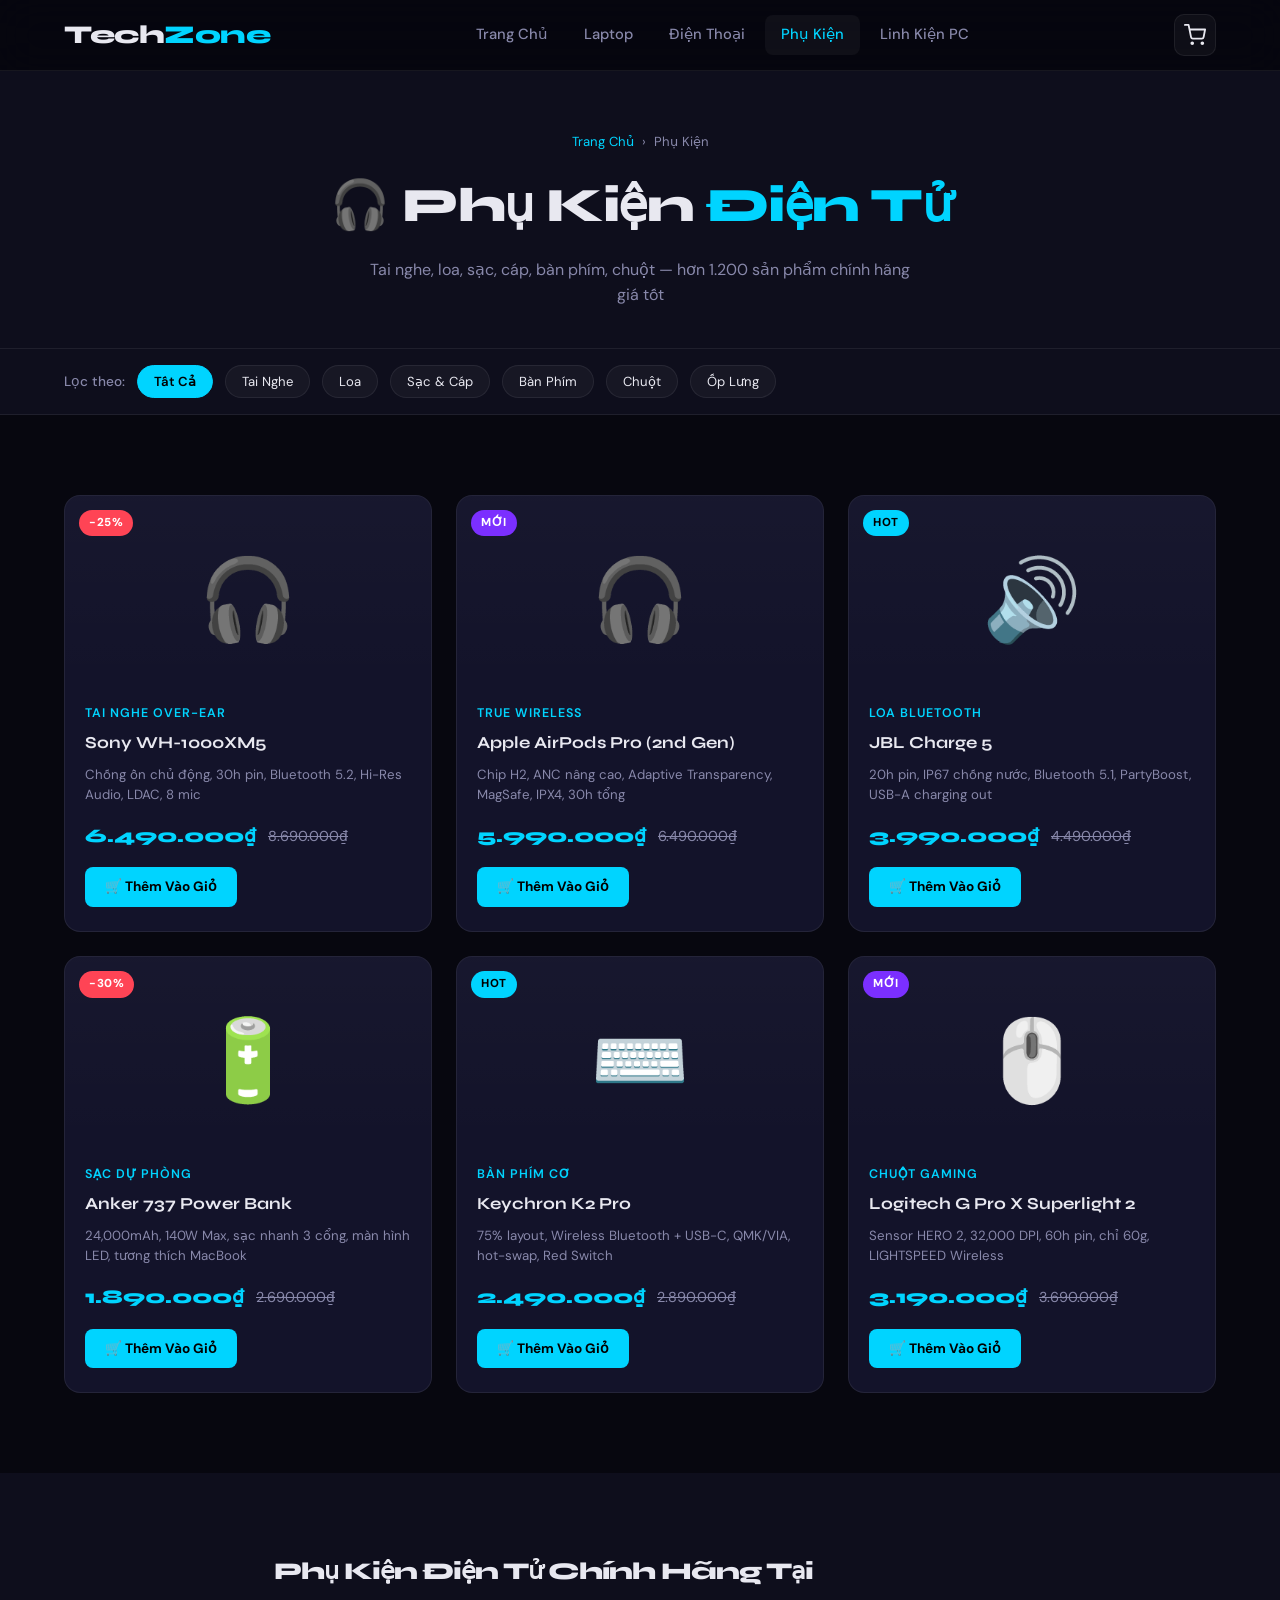
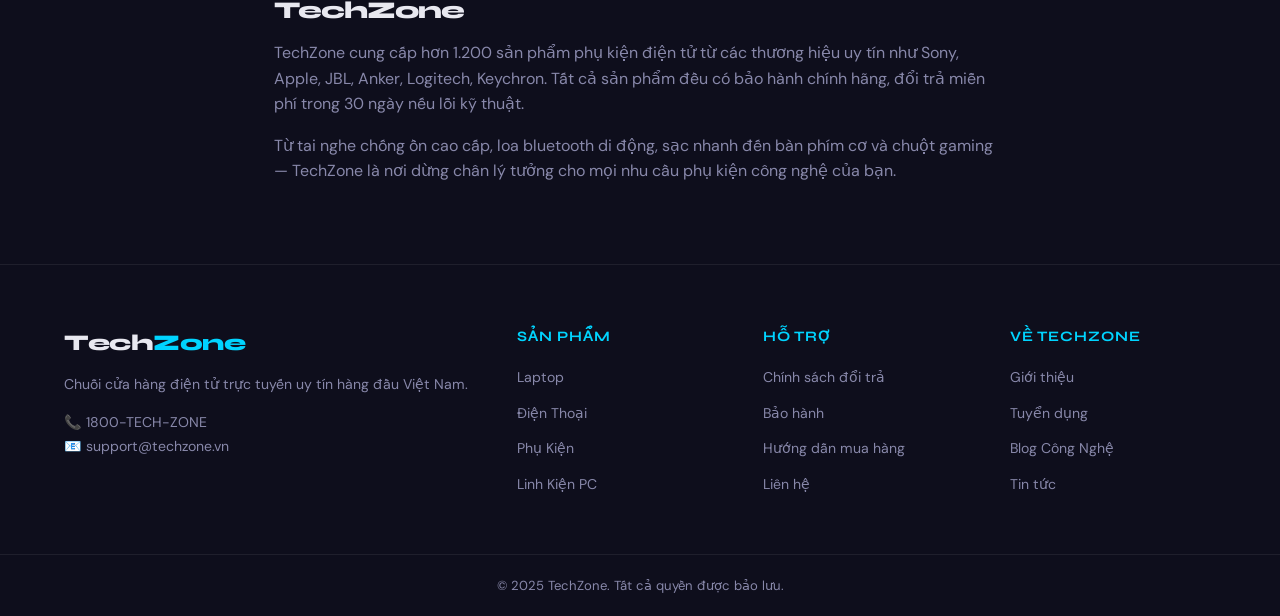
<file: phu-kien.html>
<!DOCTYPE html>
<html lang="vi">
<head>
  <meta charset="UTF-8" />
  <meta name="viewport" content="width=device-width, initial-scale=1.0" />
  <title>Phụ Kiện Điện Tử – Tai Nghe, Loa, Sạc, Cáp Chính Hãng | TechZone</title>
  <meta name="description" content="Mua tai nghe, loa bluetooth, sạc dự phòng, cáp sạc, ốp lưng, bàn phím, chuột chính hãng giá tốt tại TechZone. Giao hàng nhanh, đổi trả 30 ngày." />
  <meta name="keywords" content="tai nghe chống ồn, loa bluetooth, sạc nhanh, cáp lightning, ốp lưng iPhone, bàn phím cơ, chuột gaming, phụ kiện điện thoại" />
  <meta name="robots" content="index, follow" />
  <link rel="canonical" href="https://techzone.com/phu-kien.html" />
  <meta property="og:title" content="Phụ Kiện Điện Tử Chính Hãng – TechZone" />
  <meta property="og:description" content="Tai nghe, loa, sạc, cáp và hơn 1.200 phụ kiện điện tử chính hãng tại TechZone." />
  <meta property="og:type" content="website" />
  <link rel="preconnect" href="https://fonts.googleapis.com" />
  <link rel="preconnect" href="https://fonts.gstatic.com" crossorigin />
  <link href="https://fonts.googleapis.com/css2?family=Syne:wght@400;600;700;800&family=DM+Sans:wght@300;400;500&display=swap" rel="stylesheet" />
  <link rel="stylesheet" href="style.css" />
</head>
<body>

  <header class="header">
    <div class="container header-inner">
      <a href="index.html" class="logo">Tech<span>Zone</span></a>
      <nav class="nav" id="nav">
        <a href="index.html" class="nav-link">Trang Chủ</a>
        <a href="laptop.html" class="nav-link">Laptop</a>
        <a href="dien-thoai.html" class="nav-link">Điện Thoại</a>
        <a href="phu-kien.html" class="nav-link active">Phụ Kiện</a>
        <a href="linh-kien-pc.html" class="nav-link">Linh Kiện PC</a>
      </nav>
      <button class="hamburger" id="hamburger" aria-label="Menu">&#9776;</button>
    </div>
  </header>

  <section class="page-hero">
    <div class="container">
      <nav class="breadcrumb" aria-label="Breadcrumb">
        <a href="index.html">Trang Chủ</a> › <span>Phụ Kiện</span>
      </nav>
      <h1>🎧 Phụ Kiện <span>Điện Tử</span></h1>
      <p>Tai nghe, loa, sạc, cáp, bàn phím, chuột — hơn 1.200 sản phẩm chính hãng giá tốt</p>
    </div>
  </section>

  <div class="filter-bar">
    <div class="container">
      <span class="filter-label">Lọc theo:</span>
      <button class="filter-btn active">Tất Cả</button>
      <button class="filter-btn">Tai Nghe</button>
      <button class="filter-btn">Loa</button>
      <button class="filter-btn">Sạc & Cáp</button>
      <button class="filter-btn">Bàn Phím</button>
      <button class="filter-btn">Chuột</button>
      <button class="filter-btn">Ốp Lưng</button>
    </div>
  </div>

  <section class="section">
    <div class="container">
      <div class="products-grid-3">

        <article class="product-card">
          <div class="product-badge sale">-25%</div>
          <div class="product-img">🎧</div>
          <div class="product-info">
            <p class="product-cat">Tai Nghe Over-Ear</p>
            <h2 class="product-name">Sony WH-1000XM5</h2>
            <p class="product-desc">Chống ồn chủ động, 30h pin, Bluetooth 5.2, Hi-Res Audio, LDAC, 8 mic</p>
            <div class="product-price">
              <span class="price-new">6.490.000₫</span>
              <span class="price-old">8.690.000₫</span>
            </div>
            <a href="#" class="btn btn-sm" data-product-id="pk-sony-xm5" data-product-name="Sony WH-1000XM5" data-product-price="6490000" data-product-cat="Tai Nghe" data-product-emoji="🎧">🛒 Thêm Vào Giỏ</a>
          </div>
        </article>

        <article class="product-card">
          <div class="product-badge new">MỚI</div>
          <div class="product-img">🎧</div>
          <div class="product-info">
            <p class="product-cat">True Wireless</p>
            <h2 class="product-name">Apple AirPods Pro (2nd Gen)</h2>
            <p class="product-desc">Chip H2, ANC nâng cao, Adaptive Transparency, MagSafe, IPX4, 30h tổng</p>
            <div class="product-price">
              <span class="price-new">5.990.000₫</span>
              <span class="price-old">6.490.000₫</span>
            </div>
            <a href="#" class="btn btn-sm" data-product-id="pk-airpods-p2" data-product-name="Apple AirPods Pro (2nd Gen)" data-product-price="5990000" data-product-cat="True Wireless" data-product-emoji="🎧">🛒 Thêm Vào Giỏ</a>
          </div>
        </article>

        <article class="product-card">
          <div class="product-badge">HOT</div>
          <div class="product-img">🔊</div>
          <div class="product-info">
            <p class="product-cat">Loa Bluetooth</p>
            <h2 class="product-name">JBL Charge 5</h2>
            <p class="product-desc">20h pin, IP67 chống nước, Bluetooth 5.1, PartyBoost, USB-A charging out</p>
            <div class="product-price">
              <span class="price-new">3.990.000₫</span>
              <span class="price-old">4.490.000₫</span>
            </div>
            <a href="#" class="btn btn-sm" data-product-id="pk-jbl-c5" data-product-name="JBL Charge 5" data-product-price="3990000" data-product-cat="Loa Bluetooth" data-product-emoji="🔊">🛒 Thêm Vào Giỏ</a>
          </div>
        </article>

        <article class="product-card">
          <div class="product-badge sale">-30%</div>
          <div class="product-img">🔋</div>
          <div class="product-info">
            <p class="product-cat">Sạc Dự Phòng</p>
            <h2 class="product-name">Anker 737 Power Bank</h2>
            <p class="product-desc">24,000mAh, 140W Max, sạc nhanh 3 cổng, màn hình LED, tương thích MacBook</p>
            <div class="product-price">
              <span class="price-new">1.890.000₫</span>
              <span class="price-old">2.690.000₫</span>
            </div>
            <a href="#" class="btn btn-sm" data-product-id="pk-anker737" data-product-name="Anker 737 Power Bank" data-product-price="1890000" data-product-cat="Sạc Dự Phòng" data-product-emoji="🔋">🛒 Thêm Vào Giỏ</a>
          </div>
        </article>

        <article class="product-card">
          <div class="product-badge">HOT</div>
          <div class="product-img">⌨️</div>
          <div class="product-info">
            <p class="product-cat">Bàn Phím Cơ</p>
            <h2 class="product-name">Keychron K2 Pro</h2>
            <p class="product-desc">75% layout, Wireless Bluetooth + USB-C, QMK/VIA, hot-swap, Red Switch</p>
            <div class="product-price">
              <span class="price-new">2.490.000₫</span>
              <span class="price-old">2.890.000₫</span>
            </div>
            <a href="#" class="btn btn-sm" data-product-id="pk-keychron-k2" data-product-name="Keychron K2 Pro" data-product-price="2490000" data-product-cat="Bàn Phím Cơ" data-product-emoji="⌨️">🛒 Thêm Vào Giỏ</a>
          </div>
        </article>

        <article class="product-card">
          <div class="product-badge new">MỚI</div>
          <div class="product-img">🖱️</div>
          <div class="product-info">
            <p class="product-cat">Chuột Gaming</p>
            <h2 class="product-name">Logitech G Pro X Superlight 2</h2>
            <p class="product-desc">Sensor HERO 2, 32,000 DPI, 60h pin, chỉ 60g, LIGHTSPEED Wireless</p>
            <div class="product-price">
              <span class="price-new">3.190.000₫</span>
              <span class="price-old">3.690.000₫</span>
            </div>
            <a href="#" class="btn btn-sm" data-product-id="pk-gpx-sl2" data-product-name="Logitech G Pro X Superlight 2" data-product-price="3190000" data-product-cat="Chuột Gaming" data-product-emoji="🖱️">🛒 Thêm Vào Giỏ</a>
          </div>
        </article>

      </div>
    </div>
  </section>

  <section class="section section-dark">
    <div class="container" style="max-width:780px">
      <h2 class="section-title" style="text-align:left;font-size:1.5rem;">Phụ Kiện Điện Tử Chính Hãng Tại TechZone</h2>
      <p style="color:var(--text-muted);margin-bottom:16px;">TechZone cung cấp hơn 1.200 sản phẩm phụ kiện điện tử từ các thương hiệu uy tín như Sony, Apple, JBL, Anker, Logitech, Keychron. Tất cả sản phẩm đều có bảo hành chính hãng, đổi trả miễn phí trong 30 ngày nếu lỗi kỹ thuật.</p>
      <p style="color:var(--text-muted);">Từ tai nghe chống ồn cao cấp, loa bluetooth di động, sạc nhanh đến bàn phím cơ và chuột gaming — TechZone là nơi dừng chân lý tưởng cho mọi nhu cầu phụ kiện công nghệ của bạn.</p>
    </div>
  </section>

  <footer class="footer">
    <div class="container footer-grid">
      <div class="footer-brand">
        <a href="index.html" class="logo">Tech<span>Zone</span></a>
        <p>Chuỗi cửa hàng điện tử trực tuyến uy tín hàng đầu Việt Nam.</p>
        <p class="footer-contact">📞 1800-TECH-ZONE<br />📧 support@techzone.vn</p>
      </div>
      <div class="footer-links">
        <h4>Sản Phẩm</h4>
        <ul>
          <li><a href="laptop.html">Laptop</a></li>
          <li><a href="dien-thoai.html">Điện Thoại</a></li>
          <li><a href="phu-kien.html">Phụ Kiện</a></li>
          <li><a href="linh-kien-pc.html">Linh Kiện PC</a></li>
        </ul>
      </div>
      <div class="footer-links">
        <h4>Hỗ Trợ</h4>
        <ul>
          <li><a href="#">Chính sách đổi trả</a></li>
          <li><a href="#">Bảo hành</a></li>
          <li><a href="#">Hướng dẫn mua hàng</a></li>
          <li><a href="#">Liên hệ</a></li>
        </ul>
      </div>
      <div class="footer-links">
        <h4>Về TechZone</h4>
        <ul>
          <li><a href="#">Giới thiệu</a></li>
          <li><a href="#">Tuyển dụng</a></li>
          <li><a href="#">Blog Công Nghệ</a></li>
          <li><a href="#">Tin tức</a></li>
        </ul>
      </div>
    </div>
    <div class="footer-bottom">
      <div class="container"><p>© 2025 TechZone. Tất cả quyền được bảo lưu.</p></div>
    </div>
  </footer>

  <script src="script.js"></script>
</body>
</html>
</file>
<file: style.css>
/* ===== RESET & BASE ===== */
*, *::before, *::after { box-sizing: border-box; margin: 0; padding: 0; }

:root {
  --bg: #07070f;
  --bg2: #0e0e1c;
  --bg3: #13132a;
  --accent: #00d4ff;
  --accent2: #7b2fff;
  --text: #e8e8f0;
  --text-muted: #8888aa;
  --border: rgba(255,255,255,0.07);
  --card-bg: rgba(255,255,255,0.04);
  --radius: 16px;
  --radius-sm: 10px;
  --font-head: 'Syne', sans-serif;
  --font-body: 'DM Sans', sans-serif;
  --shadow: 0 8px 40px rgba(0,212,255,0.08);
}

html { scroll-behavior: smooth; }

body {
  background: var(--bg);
  color: var(--text);
  font-family: var(--font-body);
  font-size: 16px;
  line-height: 1.6;
  overflow-x: hidden;
}

a { color: inherit; text-decoration: none; }
ul { list-style: none; }
img { max-width: 100%; display: block; }

.container {
  max-width: 1200px;
  margin: 0 auto;
  padding: 0 24px;
}

/* ===== HEADER ===== */
.header {
  position: sticky;
  top: 0;
  z-index: 100;
  background: rgba(7,7,15,0.85);
  backdrop-filter: blur(20px);
  border-bottom: 1px solid var(--border);
}

.header-inner {
  display: flex;
  align-items: center;
  justify-content: space-between;
  height: 70px;
  gap: 24px;
}

.logo {
  font-family: var(--font-head);
  font-size: 1.6rem;
  font-weight: 800;
  letter-spacing: -0.5px;
  color: var(--text);
}
.logo span { color: var(--accent); }

.nav {
  display: flex;
  gap: 4px;
}

.nav-link {
  padding: 8px 16px;
  border-radius: 8px;
  font-size: 0.92rem;
  font-weight: 500;
  color: var(--text-muted);
  transition: all 0.2s;
}
.nav-link:hover, .nav-link.active {
  background: var(--card-bg);
  color: var(--accent);
}

.hamburger {
  display: none;
  background: none;
  border: 1px solid var(--border);
  color: var(--text);
  font-size: 1.2rem;
  padding: 6px 10px;
  border-radius: 8px;
  cursor: pointer;
}

/* ===== BUTTONS ===== */
.btn {
  display: inline-block;
  padding: 12px 28px;
  border-radius: var(--radius-sm);
  font-family: var(--font-body);
  font-weight: 500;
  font-size: 0.95rem;
  cursor: pointer;
  transition: all 0.25s;
  border: none;
}

.btn-primary {
  background: var(--accent);
  color: #000;
  font-weight: 700;
}
.btn-primary:hover {
  background: #fff;
  transform: translateY(-2px);
  box-shadow: 0 0 30px rgba(0,212,255,0.4);
}

.btn-outline {
  background: transparent;
  border: 1px solid var(--accent);
  color: var(--accent);
}
.btn-outline:hover {
  background: var(--accent);
  color: #000;
  transform: translateY(-2px);
}

.btn-sm {
  padding: 9px 20px;
  font-size: 0.85rem;
  background: var(--accent);
  color: #000;
  font-weight: 700;
  border-radius: 8px;
}
.btn-sm:hover {
  background: #fff;
  transform: translateY(-2px);
}

/* ===== HERO ===== */
.hero {
  position: relative;
  min-height: 85vh;
  display: flex;
  flex-direction: column;
  justify-content: center;
  overflow: hidden;
}

.hero-bg {
  position: absolute;
  inset: 0;
  background:
    radial-gradient(ellipse 60% 60% at 70% 40%, rgba(0,212,255,0.12) 0%, transparent 70%),
    radial-gradient(ellipse 50% 50% at 20% 80%, rgba(123,47,255,0.1) 0%, transparent 60%);
  pointer-events: none;
}

.hero-content {
  position: relative;
  padding: 120px 24px 60px;
  max-width: 700px;
}

.hero-tag {
  display: inline-block;
  background: rgba(0,212,255,0.12);
  border: 1px solid rgba(0,212,255,0.3);
  color: var(--accent);
  padding: 6px 16px;
  border-radius: 999px;
  font-size: 0.85rem;
  font-weight: 500;
  margin-bottom: 24px;
  animation: fadeUp 0.6s ease both;
}

.hero-title {
  font-family: var(--font-head);
  font-size: clamp(2.8rem, 6vw, 5rem);
  font-weight: 800;
  line-height: 1.1;
  letter-spacing: -2px;
  margin-bottom: 20px;
  animation: fadeUp 0.6s ease 0.1s both;
}
.hero-title span { color: var(--accent); }

.hero-sub {
  color: var(--text-muted);
  font-size: 1.1rem;
  max-width: 520px;
  margin-bottom: 36px;
  animation: fadeUp 0.6s ease 0.2s both;
}

.hero-cta {
  display: flex;
  gap: 16px;
  flex-wrap: wrap;
  animation: fadeUp 0.6s ease 0.3s both;
}

.hero-stats {
  position: relative;
  background: var(--bg2);
  border-top: 1px solid var(--border);
}

.stats-row {
  display: flex;
  justify-content: space-around;
  padding: 28px 24px;
  flex-wrap: wrap;
  gap: 20px;
}

.stat {
  display: flex;
  flex-direction: column;
  align-items: center;
  gap: 4px;
}
.stat-num {
  font-family: var(--font-head);
  font-size: 1.8rem;
  font-weight: 800;
  color: var(--accent);
}
.stat-label {
  font-size: 0.85rem;
  color: var(--text-muted);
}

/* ===== SECTIONS ===== */
.section {
  padding: 80px 0;
}
.section-dark {
  background: var(--bg2);
}

.section-title {
  font-family: var(--font-head);
  font-size: clamp(1.8rem, 3vw, 2.5rem);
  font-weight: 800;
  text-align: center;
  margin-bottom: 10px;
  letter-spacing: -1px;
}

.section-sub {
  text-align: center;
  color: var(--text-muted);
  margin-bottom: 48px;
  font-size: 1rem;
}

/* ===== CATEGORIES ===== */
.categories-grid {
  display: grid;
  grid-template-columns: repeat(auto-fit, minmax(240px, 1fr));
  gap: 20px;
}

.cat-card {
  background: var(--card-bg);
  border: 1px solid var(--border);
  border-radius: var(--radius);
  padding: 36px 28px;
  text-align: center;
  transition: all 0.3s;
  display: block;
  position: relative;
  overflow: hidden;
}
.cat-card::before {
  content: '';
  position: absolute;
  inset: 0;
  opacity: 0;
  transition: opacity 0.3s;
  border-radius: var(--radius);
}
.cat-laptop::before { background: radial-gradient(ellipse at center, rgba(0,212,255,0.08), transparent); }
.cat-phone::before  { background: radial-gradient(ellipse at center, rgba(123,47,255,0.08), transparent); }
.cat-acc::before    { background: radial-gradient(ellipse at center, rgba(255,200,0,0.07), transparent); }
.cat-pc::before     { background: radial-gradient(ellipse at center, rgba(0,255,128,0.07), transparent); }

.cat-card:hover { transform: translateY(-6px); border-color: var(--accent); box-shadow: var(--shadow); }
.cat-card:hover::before { opacity: 1; }

.cat-icon { font-size: 3rem; margin-bottom: 16px; }
.cat-card h3 {
  font-family: var(--font-head);
  font-size: 1.25rem;
  font-weight: 700;
  margin-bottom: 6px;
}
.cat-card p { color: var(--text-muted); font-size: 0.9rem; margin-bottom: 14px; }
.cat-count {
  display: inline-block;
  background: rgba(0,212,255,0.1);
  border: 1px solid rgba(0,212,255,0.2);
  color: var(--accent);
  padding: 4px 12px;
  border-radius: 999px;
  font-size: 0.78rem;
  font-weight: 500;
}

/* ===== PRODUCTS ===== */
.products-grid {
  display: grid;
  grid-template-columns: repeat(auto-fit, minmax(260px, 1fr));
  gap: 24px;
}

.product-card {
  background: var(--bg3);
  border: 1px solid var(--border);
  border-radius: var(--radius);
  overflow: hidden;
  transition: all 0.3s;
  position: relative;
}
.product-card:hover {
  transform: translateY(-5px);
  border-color: rgba(0,212,255,0.3);
  box-shadow: 0 12px 40px rgba(0,0,0,0.4);
}

.product-badge {
  position: absolute;
  top: 14px;
  left: 14px;
  background: var(--accent);
  color: #000;
  font-size: 0.72rem;
  font-weight: 800;
  padding: 4px 10px;
  border-radius: 999px;
  letter-spacing: 0.5px;
}
.product-badge.new { background: #7b2fff; color: #fff; }
.product-badge.sale { background: #ff4455; color: #fff; }

.product-img {
  font-size: 5rem;
  text-align: center;
  padding: 40px 20px 20px;
  background: linear-gradient(180deg, rgba(255,255,255,0.02) 0%, transparent 100%);
}

.product-info { padding: 20px 20px 24px; }
.product-cat {
  font-size: 0.78rem;
  font-weight: 600;
  text-transform: uppercase;
  letter-spacing: 1px;
  color: var(--accent);
  margin-bottom: 6px;
}
.product-name {
  font-family: var(--font-head);
  font-size: 1.05rem;
  font-weight: 700;
  margin-bottom: 8px;
}
.product-desc {
  color: var(--text-muted);
  font-size: 0.83rem;
  margin-bottom: 16px;
  line-height: 1.5;
}
.product-price {
  display: flex;
  align-items: center;
  gap: 12px;
  margin-bottom: 16px;
}
.price-new {
  font-family: var(--font-head);
  font-size: 1.2rem;
  font-weight: 800;
  color: var(--accent);
}
.price-old {
  font-size: 0.9rem;
  color: var(--text-muted);
  text-decoration: line-through;
}

/* ===== FEATURES ===== */
.features-grid {
  display: grid;
  grid-template-columns: repeat(auto-fit, minmax(220px, 1fr));
  gap: 24px;
}

.feature {
  background: var(--card-bg);
  border: 1px solid var(--border);
  border-radius: var(--radius);
  padding: 32px 24px;
  text-align: center;
  transition: all 0.3s;
}
.feature:hover {
  border-color: rgba(0,212,255,0.3);
  transform: translateY(-4px);
}
.feature-icon { font-size: 2.5rem; margin-bottom: 16px; }
.feature h3 {
  font-family: var(--font-head);
  font-size: 1rem;
  font-weight: 700;
  margin-bottom: 8px;
}
.feature p { color: var(--text-muted); font-size: 0.88rem; }

/* ===== PAGE HERO (inner pages) ===== */
.page-hero {
  background: var(--bg2);
  border-bottom: 1px solid var(--border);
  padding: 60px 0 40px;
  text-align: center;
}
.page-hero h1 {
  font-family: var(--font-head);
  font-size: clamp(2rem, 4vw, 3rem);
  font-weight: 800;
  letter-spacing: -1.5px;
  margin-bottom: 12px;
}
.page-hero h1 span { color: var(--accent); }
.page-hero p { color: var(--text-muted); max-width: 560px; margin: 0 auto; }

/* ===== BREADCRUMB ===== */
.breadcrumb {
  display: flex;
  align-items: center;
  gap: 8px;
  font-size: 0.82rem;
  color: var(--text-muted);
  margin-bottom: 16px;
  justify-content: center;
}
.breadcrumb a { color: var(--accent); }
.breadcrumb a:hover { text-decoration: underline; }

/* ===== FILTER BAR ===== */
.filter-bar {
  background: var(--bg2);
  border-bottom: 1px solid var(--border);
  padding: 16px 0;
}
.filter-bar .container {
  display: flex;
  align-items: center;
  gap: 12px;
  flex-wrap: wrap;
}
.filter-label { font-size: 0.85rem; color: var(--text-muted); font-weight: 500; }
.filter-btn {
  background: var(--card-bg);
  border: 1px solid var(--border);
  color: var(--text);
  padding: 7px 16px;
  border-radius: 999px;
  font-size: 0.82rem;
  cursor: pointer;
  font-family: var(--font-body);
  transition: all 0.2s;
}
.filter-btn:hover, .filter-btn.active {
  background: var(--accent);
  color: #000;
  border-color: var(--accent);
  font-weight: 600;
}

/* ===== PRODUCTS EXTENDED ===== */
.products-grid-3 {
  display: grid;
  grid-template-columns: repeat(auto-fill, minmax(300px, 1fr));
  gap: 24px;
}

/* ===== FOOTER ===== */
.footer {
  background: var(--bg2);
  border-top: 1px solid var(--border);
  padding-top: 60px;
}

.footer-grid {
  display: grid;
  grid-template-columns: 2fr 1fr 1fr 1fr;
  gap: 40px;
  padding-bottom: 48px;
}

.footer-brand .logo { font-size: 1.4rem; margin-bottom: 12px; display: inline-block; }
.footer-brand p {
  color: var(--text-muted);
  font-size: 0.88rem;
  line-height: 1.7;
}
.footer-contact { margin-top: 14px; }

.footer-links h4 {
  font-family: var(--font-head);
  font-size: 0.9rem;
  font-weight: 700;
  text-transform: uppercase;
  letter-spacing: 1px;
  margin-bottom: 16px;
  color: var(--accent);
}
.footer-links ul li { margin-bottom: 10px; }
.footer-links ul li a {
  color: var(--text-muted);
  font-size: 0.88rem;
  transition: color 0.2s;
}
.footer-links ul li a:hover { color: var(--accent); }

.footer-bottom {
  border-top: 1px solid var(--border);
  padding: 20px 0;
  text-align: center;
  color: var(--text-muted);
  font-size: 0.82rem;
}

/* ===== ANIMATIONS ===== */
@keyframes fadeUp {
  from { opacity: 0; transform: translateY(24px); }
  to   { opacity: 1; transform: translateY(0); }
}

/* ===== RESPONSIVE ===== */
@media (max-width: 900px) {
  .footer-grid { grid-template-columns: 1fr 1fr; }
}

@media (max-width: 700px) {
  .nav { display: none; flex-direction: column; position: fixed; top: 70px; left: 0; right: 0; background: var(--bg); border-bottom: 1px solid var(--border); padding: 16px; gap: 4px; }
  .nav.open { display: flex; }
  .nav-link { padding: 12px 16px; }
  .hamburger { display: block; }
  .footer-grid { grid-template-columns: 1fr; }
  .hero-content { padding: 80px 24px 40px; }
  .categories-grid { grid-template-columns: 1fr 1fr; }
  .products-grid, .products-grid-3 { grid-template-columns: 1fr; }
  .filter-bar .container { gap: 8px; }
}

@media (max-width: 420px) {
  .categories-grid { grid-template-columns: 1fr; }
}

/* ===== CART ICON IN HEADER ===== */
.cart-btn {
  position: relative;
  display: flex;
  align-items: center;
  justify-content: center;
  width: 42px;
  height: 42px;
  background: var(--card-bg);
  border: 1px solid var(--border);
  border-radius: 10px;
  color: var(--text);
  transition: all 0.2s;
  flex-shrink: 0;
}
.cart-btn:hover { border-color: var(--accent); color: var(--accent); }

.cart-badge {
  position: absolute;
  top: -6px;
  right: -6px;
  background: var(--accent);
  color: #000;
  font-size: 0.65rem;
  font-weight: 800;
  min-width: 18px;
  height: 18px;
  border-radius: 999px;
  display: flex;
  align-items: center;
  justify-content: center;
  padding: 0 4px;
  font-family: var(--font-head);
}

/* ===== TOAST ===== */
#tz-toast {
  position: fixed;
  bottom: 28px;
  left: 50%;
  transform: translateX(-50%) translateY(20px);
  background: var(--bg2);
  border: 1px solid rgba(0,212,255,0.3);
  color: var(--text);
  padding: 14px 24px;
  border-radius: var(--radius-sm);
  font-size: 0.9rem;
  opacity: 0;
  transition: all 0.3s ease;
  z-index: 9999;
  pointer-events: none;
  white-space: nowrap;
  box-shadow: 0 8px 32px rgba(0,0,0,0.5);
}
#tz-toast.show {
  opacity: 1;
  transform: translateX(-50%) translateY(0);
}

/* ===== CART PAGE ===== */
.cart-layout {
  display: grid;
  grid-template-columns: 1fr 360px;
  gap: 28px;
  align-items: start;
}

.cart-empty {
  text-align: center;
  padding: 80px 20px;
}
.cart-empty-icon { font-size: 5rem; margin-bottom: 20px; }
.cart-empty h2 {
  font-family: var(--font-head);
  font-size: 1.6rem;
  font-weight: 800;
  margin-bottom: 10px;
}
.cart-empty p { color: var(--text-muted); margin-bottom: 28px; }

.cart-item {
  display: flex;
  align-items: center;
  gap: 20px;
  background: var(--card-bg);
  border: 1px solid var(--border);
  border-radius: var(--radius);
  padding: 20px;
  margin-bottom: 16px;
  transition: border-color 0.2s;
}
.cart-item:hover { border-color: rgba(0,212,255,0.25); }

.cart-item-emoji {
  font-size: 3.2rem;
  width: 72px;
  height: 72px;
  background: rgba(255,255,255,0.04);
  border-radius: 12px;
  display: flex;
  align-items: center;
  justify-content: center;
  flex-shrink: 0;
}
.cart-item-info { flex: 1; min-width: 0; }
.cart-item-cat {
  font-size: 0.75rem;
  font-weight: 600;
  text-transform: uppercase;
  letter-spacing: 1px;
  color: var(--accent);
  margin-bottom: 4px;
}
.cart-item-name {
  font-family: var(--font-head);
  font-size: 1rem;
  font-weight: 700;
  margin-bottom: 4px;
  white-space: nowrap;
  overflow: hidden;
  text-overflow: ellipsis;
}
.cart-item-price-unit { font-size: 0.82rem; color: var(--text-muted); }

.cart-item-actions {
  display: flex;
  flex-direction: column;
  align-items: flex-end;
  gap: 10px;
  flex-shrink: 0;
}

.qty-control {
  display: flex;
  align-items: center;
  gap: 0;
  background: var(--bg3);
  border: 1px solid var(--border);
  border-radius: 8px;
  overflow: hidden;
}
.qty-btn {
  background: none;
  border: none;
  color: var(--text);
  font-size: 1.1rem;
  width: 34px;
  height: 34px;
  cursor: pointer;
  transition: background 0.15s;
  font-family: var(--font-body);
}
.qty-btn:hover { background: rgba(0,212,255,0.12); color: var(--accent); }
.qty-num {
  min-width: 32px;
  text-align: center;
  font-weight: 600;
  font-size: 0.95rem;
}

.cart-item-subtotal {
  font-family: var(--font-head);
  font-size: 1.05rem;
  font-weight: 800;
  color: var(--accent);
}

.cart-remove-btn {
  background: none;
  border: none;
  font-size: 1.1rem;
  cursor: pointer;
  opacity: 0.5;
  transition: opacity 0.2s;
  padding: 4px;
}
.cart-remove-btn:hover { opacity: 1; }

/* ===== SUMMARY CARD ===== */
.summary-card {
  background: var(--card-bg);
  border: 1px solid var(--border);
  border-radius: var(--radius);
  padding: 28px 24px;
  position: sticky;
  top: 90px;
}
.summary-title {
  font-family: var(--font-head);
  font-size: 1.1rem;
  font-weight: 800;
  margin-bottom: 20px;
  padding-bottom: 16px;
  border-bottom: 1px solid var(--border);
}
.summary-row {
  display: flex;
  justify-content: space-between;
  align-items: center;
  font-size: 0.9rem;
  margin-bottom: 10px;
  color: var(--text-muted);
}
.summary-row span:last-child { color: var(--text); font-weight: 500; }
.summary-total {
  font-size: 1.1rem !important;
  font-weight: 700;
  color: var(--text) !important;
  border-top: 1px solid var(--border);
  padding-top: 14px;
  margin-top: 4px;
}
.summary-total span { color: var(--accent) !important; font-family: var(--font-head); font-size: 1.25rem; }
.free-ship { color: #00e87a; font-weight: 600; }
.ship-note {
  font-size: 0.78rem;
  color: var(--text-muted);
  background: rgba(0,212,255,0.05);
  border: 1px solid rgba(0,212,255,0.15);
  padding: 8px 12px;
  border-radius: 8px;
  margin-bottom: 10px;
}

/* ===== CHECKOUT PAGE ===== */
.checkout-layout {
  display: grid;
  grid-template-columns: 1fr 380px;
  gap: 32px;
  align-items: start;
}

.checkout-form-card {
  background: var(--card-bg);
  border: 1px solid var(--border);
  border-radius: var(--radius);
  padding: 32px;
}
.checkout-form-card h2 {
  font-family: var(--font-head);
  font-size: 1.25rem;
  font-weight: 800;
  margin-bottom: 24px;
  padding-bottom: 16px;
  border-bottom: 1px solid var(--border);
}

.form-group {
  margin-bottom: 18px;
}
.form-label {
  display: block;
  font-size: 0.82rem;
  font-weight: 600;
  text-transform: uppercase;
  letter-spacing: 0.8px;
  color: var(--text-muted);
  margin-bottom: 8px;
}
.co-input, .co-select, .co-textarea {
  width: 100%;
  background: var(--bg3);
  border: 1px solid var(--border);
  border-radius: 10px;
  color: var(--text);
  font-family: var(--font-body);
  font-size: 0.95rem;
  padding: 12px 16px;
  transition: border-color 0.2s, box-shadow 0.2s;
  outline: none;
  appearance: none;
}
.co-input:focus, .co-select:focus, .co-textarea:focus {
  border-color: var(--accent);
  box-shadow: 0 0 0 3px rgba(0,212,255,0.1);
}
.co-input.input-error, .co-select.input-error {
  border-color: #ff4455;
  box-shadow: 0 0 0 3px rgba(255,68,85,0.1);
}
.co-textarea { resize: vertical; min-height: 80px; }
.co-select option { background: var(--bg2); }

.form-row {
  display: grid;
  grid-template-columns: 1fr 1fr;
  gap: 16px;
}

.payment-options {
  display: flex;
  flex-direction: column;
  gap: 12px;
}
.payment-option {
  display: flex;
  align-items: center;
  gap: 14px;
  background: var(--bg3);
  border: 1px solid var(--border);
  border-radius: 10px;
  padding: 14px 18px;
  cursor: pointer;
  transition: border-color 0.2s;
}
.payment-option:has(input:checked) { border-color: var(--accent); background: rgba(0,212,255,0.05); }
.payment-option input[type="radio"] { accent-color: var(--accent); width: 16px; height: 16px; }
.payment-option-icon { font-size: 1.4rem; }
.payment-option-text strong { display: block; font-size: 0.92rem; margin-bottom: 2px; }
.payment-option-text span { font-size: 0.8rem; color: var(--text-muted); }

.checkout-submit-btn {
  width: 100%;
  padding: 16px;
  font-size: 1rem;
  font-weight: 700;
  letter-spacing: 0.3px;
  border-radius: var(--radius-sm);
  margin-top: 8px;
  cursor: pointer;
  border: none;
  background: var(--accent);
  color: #000;
  font-family: var(--font-head);
  transition: all 0.25s;
}
.checkout-submit-btn:hover {
  background: #fff;
  transform: translateY(-2px);
  box-shadow: 0 0 30px rgba(0,212,255,0.35);
}

/* Checkout order summary panel */
.co-summary-card {
  background: var(--card-bg);
  border: 1px solid var(--border);
  border-radius: var(--radius);
  padding: 28px 24px;
  position: sticky;
  top: 90px;
}
.co-summary-card h3 {
  font-family: var(--font-head);
  font-size: 1.05rem;
  font-weight: 800;
  margin-bottom: 20px;
  padding-bottom: 14px;
  border-bottom: 1px solid var(--border);
}
.co-items { display: flex; flex-direction: column; gap: 12px; margin-bottom: 4px; }
.co-item {
  display: flex;
  align-items: center;
  gap: 12px;
}
.co-emoji { font-size: 1.8rem; width: 40px; text-align: center; flex-shrink: 0; }
.co-item-info { flex: 1; min-width: 0; }
.co-item-name {
  display: block;
  font-size: 0.85rem;
  font-weight: 600;
  white-space: nowrap;
  overflow: hidden;
  text-overflow: ellipsis;
}
.co-item-qty { font-size: 0.78rem; color: var(--text-muted); }
.co-item-price {
  font-size: 0.88rem;
  font-weight: 700;
  color: var(--accent);
  flex-shrink: 0;
}
.co-divider { border: none; border-top: 1px solid var(--border); margin: 16px 0; }

/* SUCCESS STATE */
.checkout-success {
  display: none;
  flex-direction: column;
  align-items: center;
  justify-content: center;
  text-align: center;
  padding: 60px 24px;
  gap: 16px;
}
.success-icon { font-size: 5rem; animation: popIn 0.5s cubic-bezier(.36,1.56,.64,1) both; }
.checkout-success h2 {
  font-family: var(--font-head);
  font-size: 2rem;
  font-weight: 800;
  color: #00e87a;
}
.checkout-success p { color: var(--text-muted); max-width: 420px; }
.order-code {
  background: var(--bg3);
  border: 1px solid rgba(0,212,255,0.2);
  border-radius: 10px;
  padding: 14px 28px;
  font-family: var(--font-head);
  font-size: 1.1rem;
  font-weight: 700;
  color: var(--accent);
  letter-spacing: 1px;
}

@keyframes popIn {
  from { transform: scale(0.5); opacity: 0; }
  to   { transform: scale(1); opacity: 1; }
}

/* ===== RESPONSIVE CART & CHECKOUT ===== */
@media (max-width: 900px) {
  .cart-layout, .checkout-layout { grid-template-columns: 1fr; }
  .summary-card, .co-summary-card { position: static; }
}
@media (max-width: 600px) {
  .cart-item { flex-wrap: wrap; gap: 14px; }
  .cart-item-actions { flex-direction: row; align-items: center; width: 100%; justify-content: space-between; }
  .form-row { grid-template-columns: 1fr; }
  .checkout-form-card { padding: 20px; }
}
</file>
